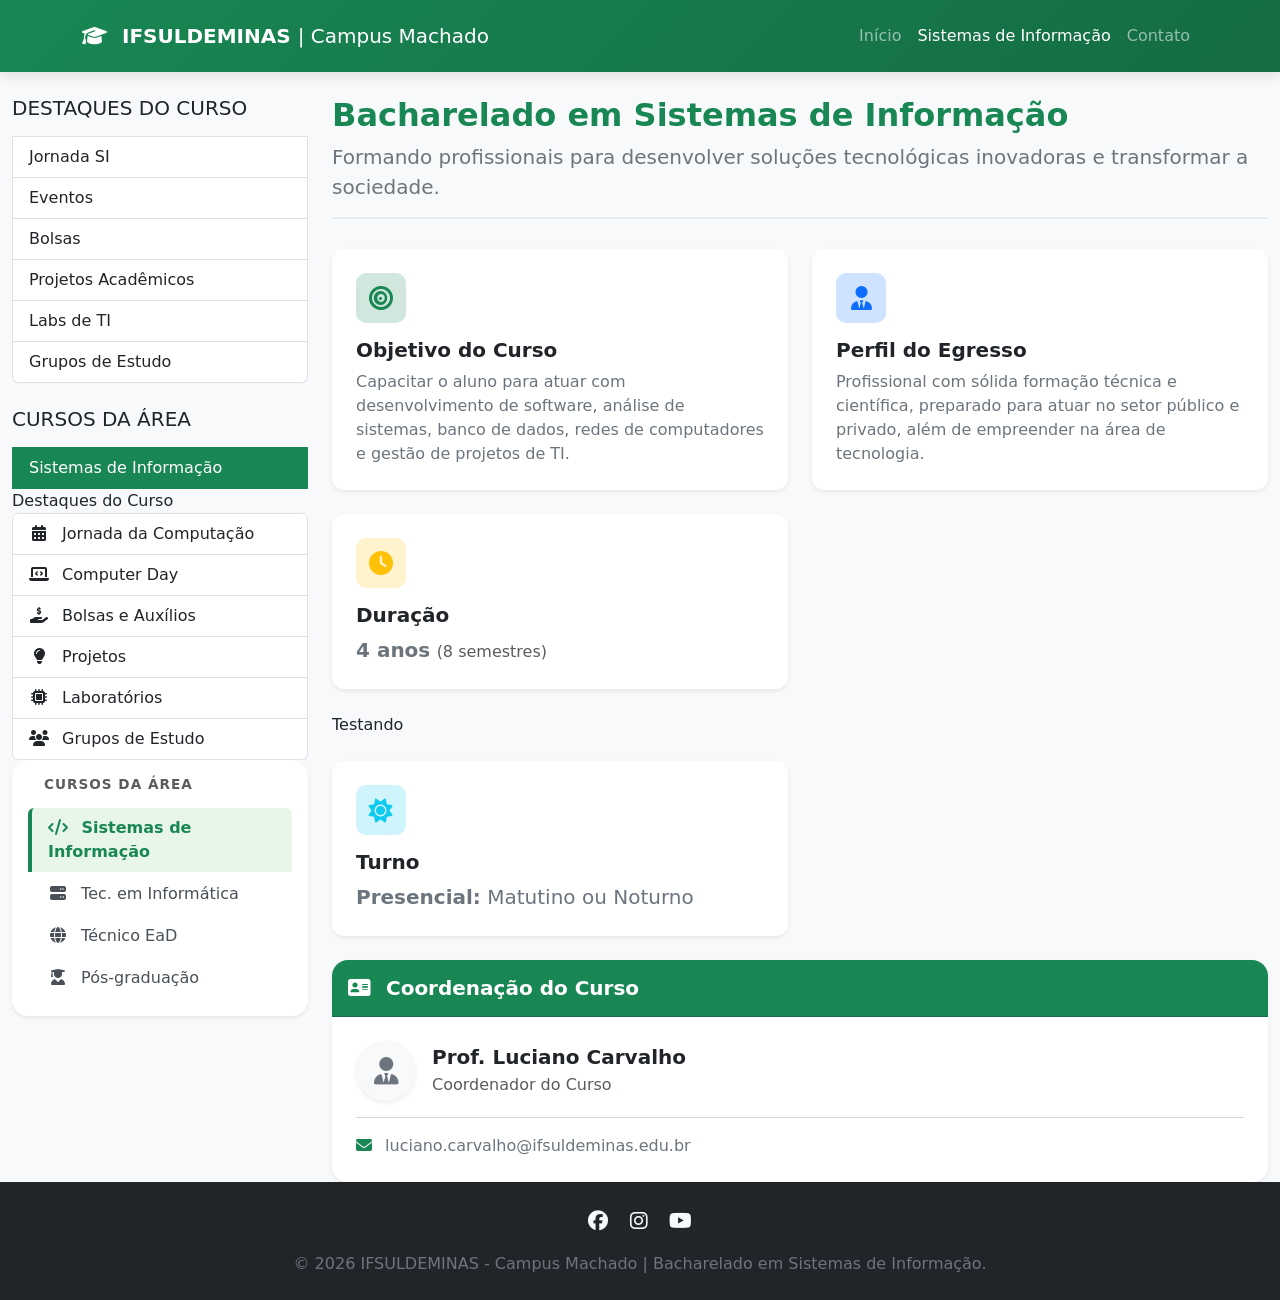
<file: index.html>
<!doctype html>
<html lang="pt-br">
  <head>
    <meta charset="UTF-8" />
    <meta name="viewport" content="width=device-width, initial-scale=1" />
    <title>Sistemas de Informação - IFSULDEMINAS | Campus Machado</title>

    <link
      href="https://cdn.jsdelivr.net/npm/bootstrap@5.3.0/dist/css/bootstrap.min.css"
      rel="stylesheet"
    />
    <link
      rel="stylesheet"
      href="https://cdnjs.cloudflare.com/ajax/libs/font-awesome/6.4.0/css/all.min.css"
    />

    <style>
      /* Estilizações customizadas para um visual premium */
      body {
        background-color: #f8f9fa;
      }

      .navbar-custom {
        background: linear-gradient(135deg, #198754 0%, #146c43 100%);
        box-shadow: 0 4px 12px rgba(0, 0, 0, 0.1);
      }

      /* Efeitos de Hover no Menu Lateral */
      .sidebar-menu .list-group-item {
        border: none;
        border-left: 4px solid transparent;
        margin-bottom: 2px;
        transition: all 0.3s ease;
        background-color: transparent;
        font-weight: 500;
        color: #495057;
      }
      .sidebar-menu .list-group-item:hover {
        background-color: #e9ecef;
        border-left-color: #198754;
        color: #198754;
      }
      .sidebar-menu .list-group-item.active {
        background-color: #e8f5e9;
        border-left-color: #198754;
        color: #198754;
        font-weight: 600;
      }

      /* Estilização dos Cards de Informação */
      .info-card {
        border: none;
        border-radius: 12px;
        transition:
          transform 0.3s ease,
          box-shadow 0.3s ease;
        background-color: #ffffff;
      }
      .info-card:hover {
        transform: translateY(-5px);
        box-shadow: 0 10px 20px rgba(0, 0, 0, 0.1) !important;
      }

      /* Cabeçalho de seção */
      .section-header {
        border-bottom: 2px solid #e9ecef;
        padding-bottom: 15px;
        margin-bottom: 30px;
      }

      /* Ícones dos Cards */
      .card-icon {
        width: 50px;
        height: 50px;
        display: flex;
        align-items: center;
        justify-content: center;
        border-radius: 10px;
        font-size: 1.5rem;
        margin-bottom: 15px;
      }
    </style>
  </head>
  <body>
    <nav
      class="navbar navbar-expand-lg navbar-dark navbar-custom py-3 sticky-top"
    >
      <div class="container">
        <a class="navbar-brand fw-bold" href="#">
          <i class="fas fa-graduation-cap me-2"></i> IFSULDEMINAS
          <span class="fw-light">| Campus Machado</span>
        </a>
        <button
          class="navbar-toggler"
          type="button"
          data-bs-toggle="collapse"
          data-bs-target="#navbarNav"
        >
          <span class="navbar-toggler-icon"></span>
        </button>
        <div class="collapse navbar-collapse" id="navbarNav">
          <ul class="navbar-nav ms-auto">
            <li class="nav-item"><a class="nav-link" href="#">Início</a></li>
            <li class="nav-item">
              <a class="nav-link active" href="#">Sistemas de Informação</a>
            </li>
            <li class="nav-item"><a class="nav-link" href="#">Contato</a></li>
          </ul>
        </div>
      </div>
    </nav>


  <!-- Layout principal -->
  <div class="container-fluid mt-4">
    <div class="row">
      
      <!-- Menu lateral -->
      <aside class="col-md-3">
        <div class="list-group mb-4">
          <h5 class="mb-3">DESTAQUES DO CURSO</h5>
          <a href="pages/jornada-computacao.html" class="list-group-item list-group-item-action">Jornada SI</a>
          <a href="pages/computerday.html" class="list-group-item list-group-item-action">Eventos</a>
          <a href="pages/pagina_bolsas.html" class="list-group-item list-group-item-action">Bolsas</a>
          <a href="pages/projetos.html" class="list-group-item list-group-item-action">Projetos Acadêmicos</a>
          <a href="pages/laboratory.html" class="list-group-item list-group-item-action">Labs de TI</a>
          <a href="pages/grupos-de-estudo.html" class="list-group-item list-group-item-action">Grupos de Estudo</a>
        </div>


          <div class="list-group">
            <h5 class="mb-3">CURSOS DA ÁREA</h5>
            <a
              href="#"
              class="list-group-item list-group-item-action active bg-success border-success"
              >Sistemas de Informação</a
            >
              Destaques do Curso
            </h6>
            <div class="list-group">
              <a
                href="pages.html"
                class="list-group-item list-group-item-action"
                ><i class="fas fa-calendar-alt fa-fw me-2"></i> Jornada da
                Computação</a
              >
              <a
                href="pages/computerday.html"
                class="list-group-item list-group-item-action"
                ><i class="fas fa-laptop-code fa-fw me-2"></i> Computer Day</a
              >
              <a
                href="pages/pagina_bolsas.html"
                class="list-group-item list-group-item-action"
                ><i class="fas fa-hand-holding-usd fa-fw me-2"></i> Bolsas e
                Auxílios</a
              >
              <a
                href="pages/projetos.html"
                class="list-group-item list-group-item-action"
                ><i class="fas fa-lightbulb fa-fw me-2"></i> Projetos</a
              >
              <a
                href="pages/laboratory.html"
                class="list-group-item list-group-item-action"
                ><i class="fas fa-microchip fa-fw me-2"></i> Laboratórios</a
              >
              <a
                href="pages/grupos-de-estudo.html"
                class="list-group-item list-group-item-action"
                ><i class="fas fa-users fa-fw me-2"></i> Grupos de Estudo</a
              >
            </div>
          </div>

          <div class="bg-white p-3 rounded-4 shadow-sm sidebar-menu">
            <h6
              class="text-uppercase text-muted fw-bold mb-3 ms-3"
              style="font-size: 0.85rem; letter-spacing: 1px"
            >
              Cursos da Área
            </h6>
            <div class="list-group">
              <a href="#" class="list-group-item list-group-item-action active"
                ><i class="fas fa-code fa-fw me-2"></i> Sistemas de
                Informação</a
              >
              <a href="#" class="list-group-item list-group-item-action"
                ><i class="fas fa-server fa-fw me-2"></i> Tec. em Informática</a
              >
              <a href="#" class="list-group-item list-group-item-action"
                ><i class="fas fa-globe fa-fw me-2"></i> Técnico EaD</a
              >
              <a href="#" class="list-group-item list-group-item-action"
                ><i class="fas fa-user-graduate fa-fw me-2"></i>
                Pós-graduação</a
              >
            </div>
          </div>
        </aside>

        <main class="col-lg-9 col-md-8">
          <div class="section-header">
            <h2 class="text-success fw-bold mb-2">
              Bacharelado em Sistemas de Informação
            </h2>
            <p class="text-secondary fs-5 mb-0">
              Formando profissionais para desenvolver soluções tecnológicas
              inovadoras e transformar a sociedade.
            </p>
          </div>

          <div class="row g-4 mb-4">
            <div class="col-xl-6 col-lg-6">
              <div class="card h-100 shadow-sm info-card p-2">
                <div class="card-body">
                  <div class="card-icon bg-success-subtle text-success">
                    <i class="fas fa-bullseye"></i>
                  </div>
                  <h5 class="card-title fw-bold">Objetivo do Curso</h5>
                  <p class="card-text text-secondary">
                    Capacitar o aluno para atuar com desenvolvimento de
                    software, análise de sistemas, banco de dados, redes de
                    computadores e gestão de projetos de TI.
                  </p>
                </div>
              </div>
            </div>

            <div class="col-xl-6 col-lg-6">
              <div class="card h-100 shadow-sm info-card p-2">
                <div class="card-body">
                  <div class="card-icon bg-primary-subtle text-primary">
                    <i class="fas fa-user-tie"></i>
                  </div>
                  <h5 class="card-title fw-bold">Perfil do Egresso</h5>
                  <p class="card-text text-secondary">
                    Profissional com sólida formação técnica e científica,
                    preparado para atuar no setor público e privado, além de
                    empreender na área de tecnologia.
                  </p>
                </div>
              </div>
            </div>

            <div class="col-xl-6 col-lg-6">
              <div class="card h-100 shadow-sm info-card p-2">
                <div class="card-body">
                  <div class="card-icon bg-warning-subtle text-warning">
                    <i class="fas fa-clock"></i>
                  </div>
                  <h5 class="card-title fw-bold">Duração</h5>
                  <p class="card-text text-secondary fs-5">
                    <strong>4 anos</strong>
                    <span class="text-muted fs-6">(8 semestres)</span>
                  </p>
                </div>
              </div>
            </div>
            <div>Testando</div>
            <div class="col-xl-6 col-lg-6">
              <div class="card h-100 shadow-sm info-card p-2">
                <div class="card-body">
                  <div class="card-icon bg-info-subtle text-info">
                    <i class="fas fa-sun"></i>
                  </div>
                  <h5 class="card-title fw-bold">Turno</h5>
                  <p class="card-text text-secondary fs-5">
                    <strong>Presencial:</strong> Matutino ou Noturno
                  </p>
                </div>
              </div>
            </div>
          </div>

          <div class="card shadow-sm border-0 rounded-4 overflow-hidden mt-4">
            <div class="card-header bg-success text-white py-3">
              <h5 class="mb-0 fw-bold">
                <i class="fas fa-address-card me-2"></i> Coordenação do Curso
              </h5>
            </div>
            <div class="card-body bg-white p-4">
              <div class="d-flex align-items-center mb-3">
                <div
                  class="bg-light rounded-circle d-flex align-items-center justify-content-center me-3 shadow-sm"
                  style="width: 60px; height: 60px"
                >
                  <i class="fas fa-user-tie fs-3 text-secondary"></i>
                </div>
                <div>
                  <h5 class="mb-1 fw-bold">Prof. Luciano Carvalho</h5>
                  <p class="text-muted mb-0">Coordenador do Curso</p>
                </div>
              </div>
              <hr class="text-muted" />
              <p class="mb-0">
                <i class="fas fa-envelope text-success me-2"></i>
                <a
                  href="mailto:luciano.carvalho@ifsuldeminas.edu.br"
                  class="text-decoration-none text-secondary hover-success"
                  >luciano.carvalho@ifsuldeminas.edu.br</a
                >
              </p>
            </div>
          </div>
        </main>
      </div>
    </div>

    <footer class="bg-dark text-light py-4 mt-auto">
      <div class="container text-center">
        <div class="mb-3">
          <a href="#" class="text-light me-3 fs-5"
            ><i class="fab fa-facebook"></i
          ></a>
          <a href="#" class="text-light me-3 fs-5"
            ><i class="fab fa-instagram"></i
          ></a>
          <a href="#" class="text-light fs-5"><i class="fab fa-youtube"></i></a>
        </div>
        <p class="mb-0 text-secondary">
          &copy; 2026 IFSULDEMINAS - Campus Machado | Bacharelado em Sistemas de
          Informação.
        </p>
      </div>
    </footer>

    <script src="https://cdn.jsdelivr.net/npm/bootstrap@5.3.0/dist/js/bootstrap.bundle.min.js"></script>
  </body>
</html>
</file>
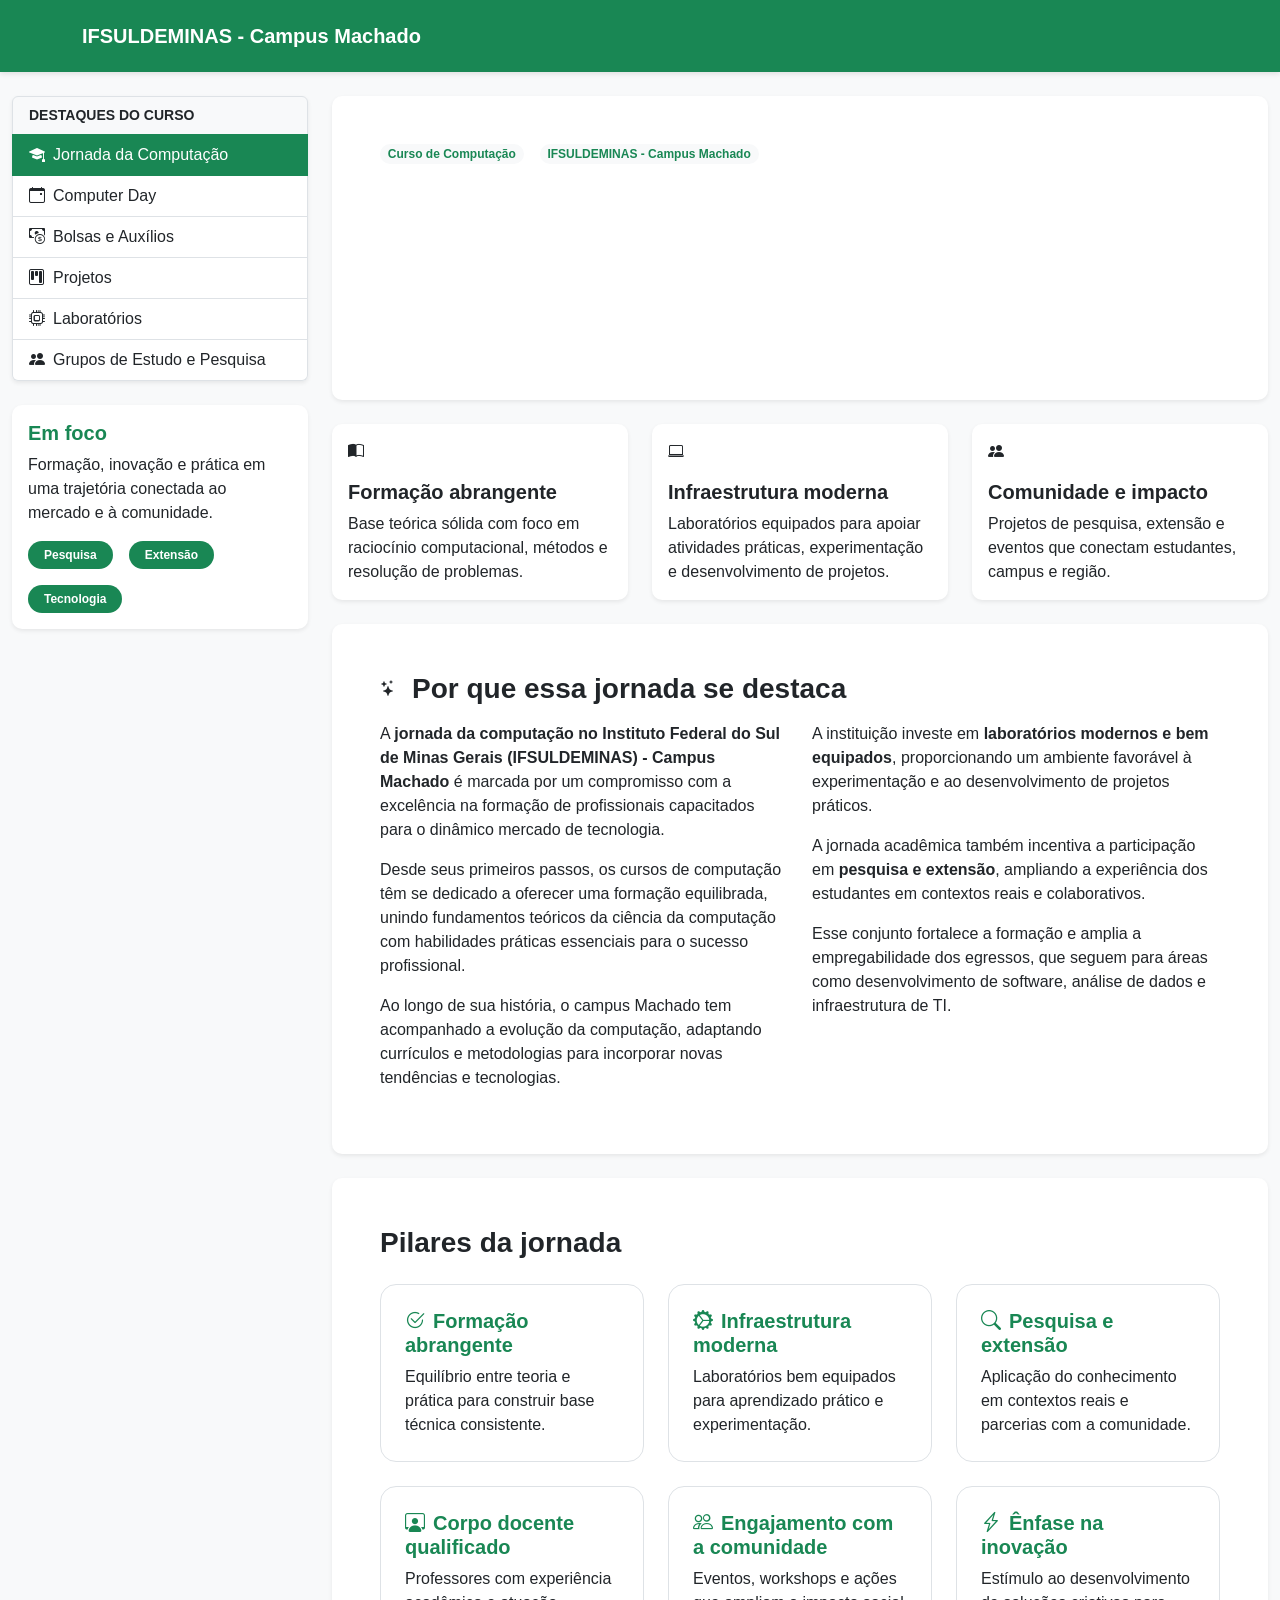
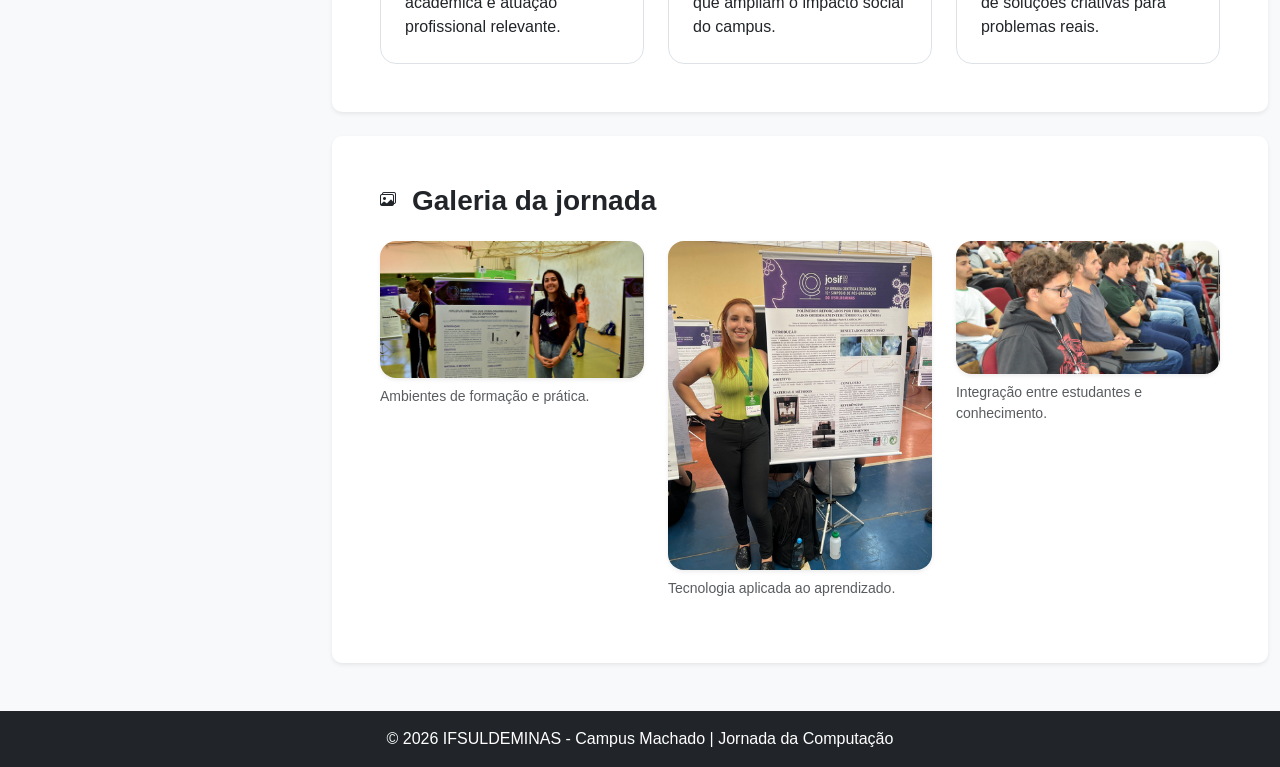
<file: jornada-computacao.html>
<!DOCTYPE html>
<html lang="pt-br">
    <head>
        <meta charset="UTF-8" />
        <meta name="viewport" content="width=device-width, initial-scale=1" />
        <title>Jornada da Computação - IFSULDEMINAS</title>
        <link href="https://cdn.jsdelivr.net/npm/bootstrap@5.3.0/dist/css/bootstrap.min.css" rel="stylesheet" />
        <link href="https://cdn.jsdelivr.net/npm/bootstrap-icons@1.11.3/font/bootstrap-icons.min.css" rel="stylesheet" />
        <link rel="stylesheet" href="styles.css" />
    </head>
    <body>
        <nav class="navbar navbar-expand-lg navbar-dark bg-success">
            <div class="container">
                <a class="navbar-brand fw-semibold" href="index.html">IFSULDEMINAS - Campus Machado</a>
            </div>
        </nav>

        <div class="container-fluid py-4 jornada-layout">
            <div class="row g-4">
                <aside class="col-lg-3">
                    <div class="list-group shadow-sm mb-4">
                        <div class="list-group-item bg-light fw-bold text-uppercase small">Destaques do curso</div>
                        <a href="jornada-computacao.html" class="list-group-item list-group-item-action active bg-success border-success">
                            <i class="bi bi-mortarboard-fill me-2"></i>Jornada da Computação
                        </a>
                        <a href="computerday.html" class="list-group-item list-group-item-action">
                            <i class="bi bi-calendar-event me-2"></i>Computer Day
                        </a>
                        <a href="pagina_bolsas.html" class="list-group-item list-group-item-action">
                            <i class="bi bi-cash-coin me-2"></i>Bolsas e Auxílios
                        </a>
                        <a href="projetos.html" class="list-group-item list-group-item-action">
                            <i class="bi bi-kanban me-2"></i>Projetos
                        </a>
                        <a href="laboratory.html" class="list-group-item list-group-item-action">
                            <i class="bi bi-cpu me-2"></i>Laboratórios
                        </a>
                        <a href="grupos-de-estudo.html" class="list-group-item list-group-item-action">
                            <i class="bi bi-people-fill me-2"></i>Grupos de Estudo e Pesquisa
                        </a>
                    </div>

                    <div class="card shadow-sm border-0 jornada-sidebar-card">
                        <div class="card-body">
                            <h5 class="card-title text-success fw-bold">Em foco</h5>
                            <p class="card-text mb-3">Formação, inovação e prática em uma trajetória conectada ao mercado e à comunidade.</p>
                            <div class="d-flex align-items-center gap-3 flex-wrap">
                                <div class="badge rounded-pill text-bg-success px-3 py-2">Pesquisa</div>
                                <div class="badge rounded-pill text-bg-success px-3 py-2">Extensão</div>
                                <div class="badge rounded-pill text-bg-success px-3 py-2">Tecnologia</div>
                            </div>
                        </div>
                    </div>
                </aside>

                <main class="col-lg-9">
                    <section class="card border-0 shadow-sm jornada-hero mb-4">
                        <div class="card-body p-4 p-md-5 text-white">
                            <div class="d-flex flex-wrap align-items-center gap-3 mb-3">
                                <span class="badge rounded-pill bg-light text-success fw-semibold">Curso de Computação</span>
                                <span class="badge rounded-pill bg-light text-success fw-semibold">IFSULDEMINAS - Campus Machado</span>
                            </div>
                            <h1 class="display-6 fw-bold mb-3">A Jornada da Computação no IFSULDEMINAS - Campus Machado</h1>
                            <p class="lead mb-0 jornada-lead">Uma formação que combina teoria, prática e conexão com a comunidade para preparar profissionais capazes de transformar tecnologia em soluções reais.</p>
                        </div>
                    </section>

                    <section class="row g-4 mb-4">
                        <div class="col-md-4">
                            <div class="card h-100 border-0 shadow-sm jornada-card">
                                <div class="card-body">
                                    <div class="jornada-icon mb-3"><i class="bi bi-book-half"></i></div>
                                    <h5 class="card-title fw-bold">Formação abrangente</h5>
                                    <p class="card-text mb-0">Base teórica sólida com foco em raciocínio computacional, métodos e resolução de problemas.</p>
                                </div>
                            </div>
                        </div>
                        <div class="col-md-4">
                            <div class="card h-100 border-0 shadow-sm jornada-card">
                                <div class="card-body">
                                    <div class="jornada-icon mb-3"><i class="bi bi-laptop"></i></div>
                                    <h5 class="card-title fw-bold">Infraestrutura moderna</h5>
                                    <p class="card-text mb-0">Laboratórios equipados para apoiar atividades práticas, experimentação e desenvolvimento de projetos.</p>
                                </div>
                            </div>
                        </div>
                        <div class="col-md-4">
                            <div class="card h-100 border-0 shadow-sm jornada-card">
                                <div class="card-body">
                                    <div class="jornada-icon mb-3"><i class="bi bi-people-fill"></i></div>
                                    <h5 class="card-title fw-bold">Comunidade e impacto</h5>
                                    <p class="card-text mb-0">Projetos de pesquisa, extensão e eventos que conectam estudantes, campus e região.</p>
                                </div>
                            </div>
                        </div>
                    </section>

                    <section class="card border-0 shadow-sm mb-4">
                        <div class="card-body p-4 p-md-5">
                            <div class="d-flex align-items-center gap-3 mb-3">
                                <div class="jornada-icon jornada-icon-sm"><i class="bi bi-stars"></i></div>
                                <h2 class="h3 mb-0 fw-bold">Por que essa jornada se destaca</h2>
                            </div>
                            <div class="row g-4">
                                <div class="col-md-6">
                                    <p>A <strong>jornada da computação no Instituto Federal do Sul de Minas Gerais (IFSULDEMINAS) - Campus Machado</strong> é marcada por um compromisso com a excelência na formação de profissionais capacitados para o dinâmico mercado de tecnologia.</p>
                                    <p>Desde seus primeiros passos, os cursos de computação têm se dedicado a oferecer uma formação equilibrada, unindo fundamentos teóricos da ciência da computação com habilidades práticas essenciais para o sucesso profissional.</p>
                                    <p>Ao longo de sua história, o campus Machado tem acompanhado a evolução da computação, adaptando currículos e metodologias para incorporar novas tendências e tecnologias.</p>
                                </div>
                                <div class="col-md-6">
                                    <p>A instituição investe em <strong>laboratórios modernos e bem equipados</strong>, proporcionando um ambiente favorável à experimentação e ao desenvolvimento de projetos práticos.</p>
                                    <p>A jornada acadêmica também incentiva a participação em <strong>pesquisa e extensão</strong>, ampliando a experiência dos estudantes em contextos reais e colaborativos.</p>
                                    <p>Esse conjunto fortalece a formação e amplia a empregabilidade dos egressos, que seguem para áreas como desenvolvimento de software, análise de dados e infraestrutura de TI.</p>
                                </div>
                            </div>
                        </div>
                    </section>

                    <section class="card border-0 shadow-sm mb-4">
                        <div class="card-body p-4 p-md-5">
                            <h2 class="h3 fw-bold mb-4">Pilares da jornada</h2>
                            <div class="row g-4">
                                <div class="col-md-6 col-xl-4">
                                    <div class="border rounded-4 p-4 h-100 jornada-pillar">
                                        <h5 class="fw-bold text-success"><i class="bi bi-check2-circle me-2"></i>Formação abrangente</h5>
                                        <p class="mb-0">Equilíbrio entre teoria e prática para construir base técnica consistente.</p>
                                    </div>
                                </div>
                                <div class="col-md-6 col-xl-4">
                                    <div class="border rounded-4 p-4 h-100 jornada-pillar">
                                        <h5 class="fw-bold text-success"><i class="bi bi-gear-wide-connected me-2"></i>Infraestrutura moderna</h5>
                                        <p class="mb-0">Laboratórios bem equipados para aprendizado prático e experimentação.</p>
                                    </div>
                                </div>
                                <div class="col-md-6 col-xl-4">
                                    <div class="border rounded-4 p-4 h-100 jornada-pillar">
                                        <h5 class="fw-bold text-success"><i class="bi bi-search me-2"></i>Pesquisa e extensão</h5>
                                        <p class="mb-0">Aplicação do conhecimento em contextos reais e parcerias com a comunidade.</p>
                                    </div>
                                </div>
                                <div class="col-md-6 col-xl-4">
                                    <div class="border rounded-4 p-4 h-100 jornada-pillar">
                                        <h5 class="fw-bold text-success"><i class="bi bi-person-workspace me-2"></i>Corpo docente qualificado</h5>
                                        <p class="mb-0">Professores com experiência acadêmica e atuação profissional relevante.</p>
                                    </div>
                                </div>
                                <div class="col-md-6 col-xl-4">
                                    <div class="border rounded-4 p-4 h-100 jornada-pillar">
                                        <h5 class="fw-bold text-success"><i class="bi bi-people me-2"></i>Engajamento com a comunidade</h5>
                                        <p class="mb-0">Eventos, workshops e ações que ampliam o impacto social do campus.</p>
                                    </div>
                                </div>
                                <div class="col-md-6 col-xl-4">
                                    <div class="border rounded-4 p-4 h-100 jornada-pillar">
                                        <h5 class="fw-bold text-success"><i class="bi bi-lightning-charge me-2"></i>Ênfase na inovação</h5>
                                        <p class="mb-0">Estímulo ao desenvolvimento de soluções criativas para problemas reais.</p>
                                    </div>
                                </div>
                            </div>
                        </div>
                    </section>

                    <section class="card border-0 shadow-sm">
                        <div class="card-body p-4 p-md-5">
                            <div class="d-flex align-items-center gap-3 mb-4">
                                <div class="jornada-icon jornada-icon-sm"><i class="bi bi-images"></i></div>
                                <h2 class="h3 mb-0 fw-bold">Galeria da jornada</h2>
                            </div>
                            <div class="row g-4">
                                <div class="col-md-4">
                                    <figure class="jornada-figure h-100">
                                        <img class="img-fluid rounded-4 shadow-sm jornada-gallery-img" src="1.png" alt="Imagem da jornada da computação 1" />
                                        <figcaption class="mt-2 text-muted small">Ambientes de formação e prática.</figcaption>
                                    </figure>
                                </div>
                                <div class="col-md-4">
                                    <figure class="jornada-figure h-100">
                                        <img class="img-fluid rounded-4 shadow-sm jornada-gallery-img" src="2.png" alt="Imagem da jornada da computação 2" />
                                        <figcaption class="mt-2 text-muted small">Tecnologia aplicada ao aprendizado.</figcaption>
                                    </figure>
                                </div>
                                <div class="col-md-4">
                                    <figure class="jornada-figure h-100">
                                        <img class="img-fluid rounded-4 shadow-sm jornada-gallery-img" src="3.png" alt="Imagem da jornada da computação 3" />
                                        <figcaption class="mt-2 text-muted small">Integração entre estudantes e conhecimento.</figcaption>
                                    </figure>
                                </div>
                            </div>
                        </div>
                    </section>
                </main>
            </div>
        </div>

        <footer class="bg-dark text-white text-center py-3 mt-4">
            <p class="mb-0">&copy; 2026 IFSULDEMINAS - Campus Machado | Jornada da Computação</p>
        </footer>
    </body>
</html>
</file>
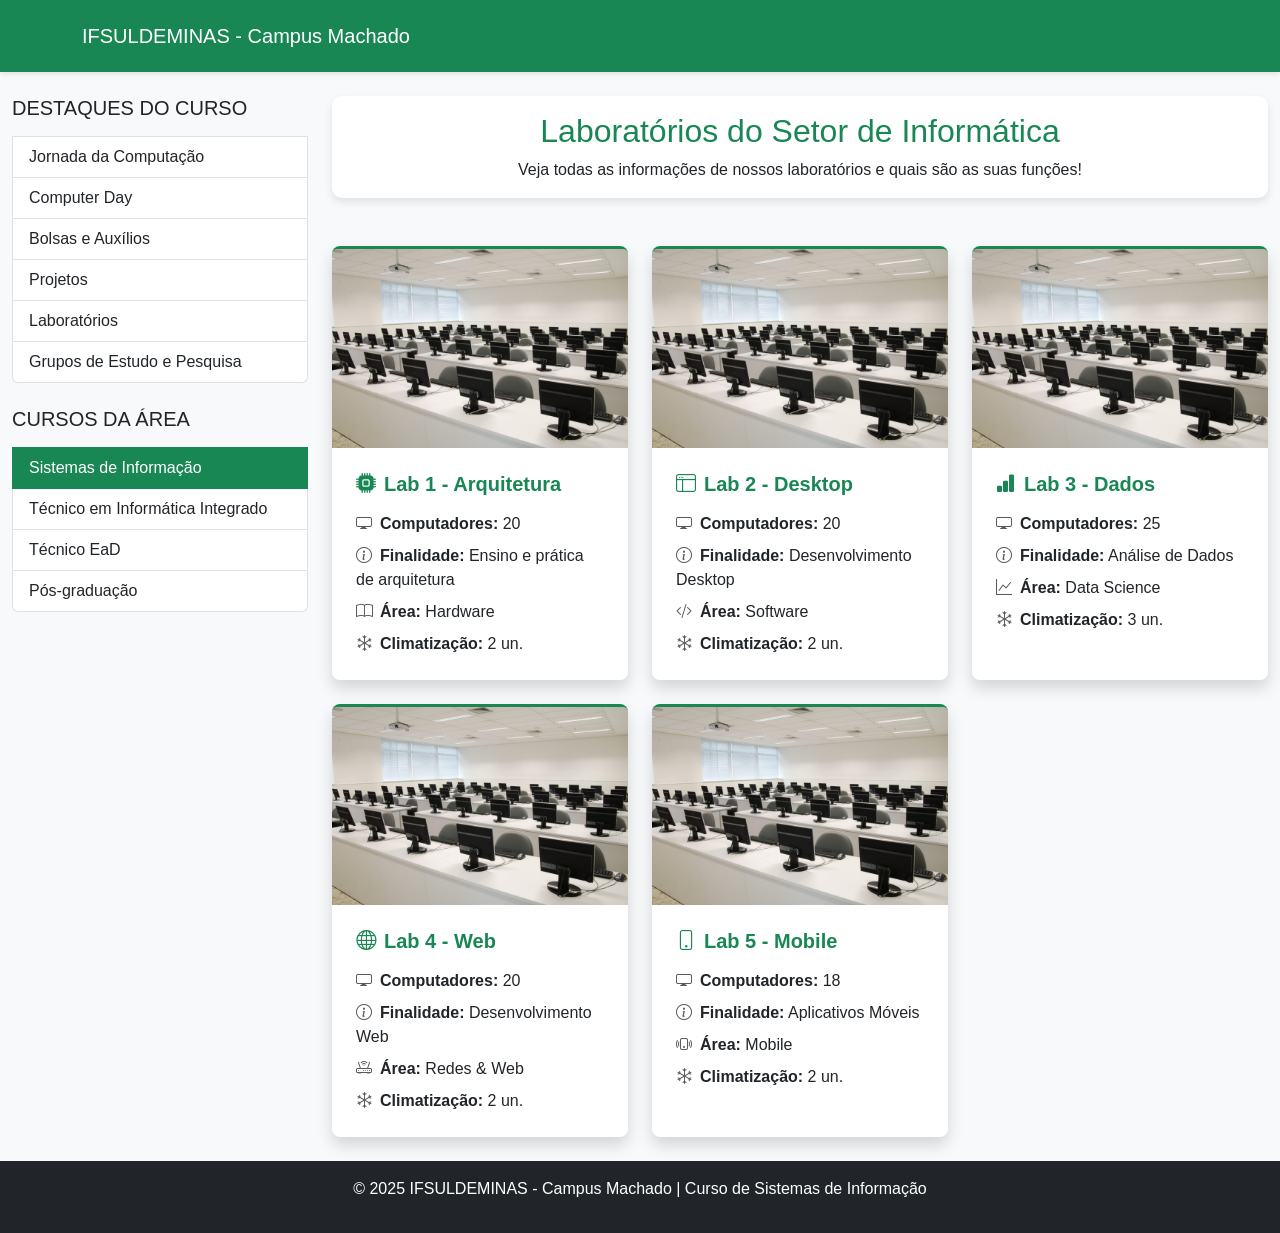
<file: laboratory.html>
<!DOCTYPE html>
<html lang="pt-br">
  <head>
    <meta charset="UTF-8" />
    <meta name="viewport" content="width=device-width, initial-scale=1" />
    <title>Laboratórios - Sistemas de Informação - IFSULDEMINAS</title>
    <link
      href="https://cdn.jsdelivr.net/npm/bootstrap@5.3.0/dist/css/bootstrap.min.css"
      rel="stylesheet"
    />
    <link rel="stylesheet" href="https://cdn.jsdelivr.net/npm/bootstrap-icons@1.11.3/font/bootstrap-icons.min.css">
    <link rel="stylesheet" type="text/css" href="styles.css" />
  </head>
  <body>
    <!-- Navbar principal -->
    <nav class="navbar navbar-expand-lg navbar-dark bg-success">
      <div class="container">
        <a class="navbar-brand" href="#">IFSULDEMINAS - Campus Machado</a>
        <button
          class="navbar-toggler"
          type="button"
          data-bs-toggle="collapse"
          data-bs-target="#navbarNav"
        >
          <span class="navbar-toggler-icon"></span>
        </button>
      </div>
    </nav>

    <!-- Layout principal -->
    <div class="container-fluid mt-4">
      <div class="row">
        <!-- Menu lateral -->
        <aside class="col-md-3">
          <div class="list-group mb-4">
            <h5 class="mb-3">DESTAQUES DO CURSO</h5>
            <a href="#" class="list-group-item list-group-item-action"
              >Jornada da Computação</a
            >
            <a href="#" class="list-group-item list-group-item-action"
              >Computer Day</a
            >
            <a href="#" class="list-group-item list-group-item-action"
              >Bolsas e Auxílios</a
            >
            <a href="#" class="list-group-item list-group-item-action"
              >Projetos</a
            >
            <a
              href="/laboratory.html"
              class="list-group-item list-group-item-action"
              >Laboratórios</a
            >
            <a href="#" class="list-group-item list-group-item-action"
              >Grupos de Estudo e Pesquisa</a
            >
          </div>

          <div class="list-group">
            <h5 class="mb-3">CURSOS DA ÁREA</h5>
            <a
              href="#"
              class="list-group-item list-group-item-action active bg-success border-success"
              >Sistemas de Informação</a
            >
            <a href="#" class="list-group-item list-group-item-action"
              >Técnico em Informática Integrado</a
            >
            <a href="#" class="list-group-item list-group-item-action"
              >Técnico EaD</a
            >
            <a href="#" class="list-group-item list-group-item-action"
              >Pós-graduação</a
            >
          </div>
        </aside>

        <!-- Conteúdo principal -->
        <main class="col-md-9">
          <div class="card mb-4 text-center">
            <div class="card-body">
              <h2 class="card-title text-center text-success">
                Laboratórios do Setor de Informática
              </h2>
              <p class="card-text">
                Veja todas as informações de nossos laboratórios e quais são as
                suas funções!
              </p>
            </div>
          </div>

          <div class="row row-cols-1 row-cols-md-3 g-4 mt-4">
            <!-- Card 1 -->
            <div class="col">
              <div class="card h-100 shadow border-success border-top border-3 rounded-3">
                <img
                  src="assets/images/lab-image.jpg"
                  class="card-img-top"
                  alt="Laboratório de Informática"
                />
                <div class="card-body p-4">
                  <h5 class="card-title text-success mb-3 fw-bold">
                    <i class="bi bi-cpu-fill me-2"></i>Lab 1 - Arquitetura
                  </h5>
                  <p class="card-text mb-2"><i class="bi bi-display text-muted me-2"></i><strong>Computadores:</strong> 20</p>
                  <p class="card-text mb-2">
                    <i class="bi bi-info-circle text-muted me-2"></i><strong>Finalidade:</strong> Ensino e prática de arquitetura
                  </p>
                  <p class="card-text mb-2">
                    <i class="bi bi-book text-muted me-2"></i><strong>Área:</strong> Hardware
                  </p>
                  <p class="card-text mb-0">
                    <i class="bi bi-snow text-muted me-2"></i><strong>Climatização:</strong> 2 un.
                  </p>
                </div>
              </div>
            </div>

            <!-- Card 2 -->
            <div class="col">
              <div class="card h-100 shadow border-success border-top border-3 rounded-3">
                <img
                  src="assets/images/lab-image.jpg"
                  class="card-img-top"
                  alt="Laboratório de Informática"
                />
                <div class="card-body p-4">
                  <h5 class="card-title text-success mb-3 fw-bold">
                    <i class="bi bi-window-sidebar me-2"></i>Lab 2 - Desktop
                  </h5>
                  <p class="card-text mb-2"><i class="bi bi-display text-muted me-2"></i><strong>Computadores:</strong> 20</p>
                  <p class="card-text mb-2">
                    <i class="bi bi-info-circle text-muted me-2"></i><strong>Finalidade:</strong> Desenvolvimento Desktop
                  </p>
                  <p class="card-text mb-2">
                    <i class="bi bi-code-slash text-muted me-2"></i><strong>Área:</strong> Software
                  </p>
                  <p class="card-text mb-0">
                    <i class="bi bi-snow text-muted me-2"></i><strong>Climatização:</strong> 2 un.
                  </p>
                </div>
              </div>
            </div>

            <!-- Card 3 -->
            <div class="col">
              <div class="card h-100 shadow border-success border-top border-3 rounded-3">
                <img
                  src="assets/images/lab-image.jpg"
                  class="card-img-top"
                  alt="Laboratório de Informática"
                />
                <div class="card-body p-4">
                  <h5 class="card-title text-success mb-3 fw-bold">
                    <i class="bi bi-bar-chart-fill me-2"></i>Lab 3 - Dados
                  </h5>
                  <p class="card-text mb-2"><i class="bi bi-display text-muted me-2"></i><strong>Computadores:</strong> 25</p>
                  <p class="card-text mb-2">
                    <i class="bi bi-info-circle text-muted me-2"></i><strong>Finalidade:</strong> Análise de Dados
                  </p>
                  <p class="card-text mb-2">
                    <i class="bi bi-graph-up text-muted me-2"></i><strong>Área:</strong> Data Science
                  </p>
                  <p class="card-text mb-0">
                    <i class="bi bi-snow text-muted me-2"></i><strong>Climatização:</strong> 3 un.
                  </p>
                </div>
              </div>
            </div>

            <!-- Card 4 -->
            <div class="col">
              <div class="card h-100 shadow border-success border-top border-3 rounded-3">
                <img
                  src="assets/images/lab-image.jpg"
                  class="card-img-top"
                  alt="Laboratório de Informática"
                />
                <div class="card-body p-4">
                  <h5 class="card-title text-success mb-3 fw-bold">
                    <i class="bi bi-globe me-2"></i>Lab 4 - Web
                  </h5>
                  <p class="card-text mb-2"><i class="bi bi-display text-muted me-2"></i><strong>Computadores:</strong> 20</p>
                  <p class="card-text mb-2">
                    <i class="bi bi-info-circle text-muted me-2"></i><strong>Finalidade:</strong> Desenvolvimento Web
                  </p>
                  <p class="card-text mb-2">
                    <i class="bi bi-router text-muted me-2"></i><strong>Área:</strong> Redes & Web
                  </p>
                  <p class="card-text mb-0">
                    <i class="bi bi-snow text-muted me-2"></i><strong>Climatização:</strong> 2 un.
                  </p>
                </div>
              </div>
            </div>

            <!-- Card 5 -->
            <div class="col">
              <div class="card h-100 shadow border-success border-top border-3 rounded-3">
                <img
                  src="assets/images/lab-image.jpg"
                  class="card-img-top"
                  alt="Laboratório de Informática"
                />
                <div class="card-body p-4">
                  <h5 class="card-title text-success mb-3 fw-bold">
                    <i class="bi bi-phone me-2"></i>Lab 5 - Mobile
                  </h5>
                  <p class="card-text mb-2"><i class="bi bi-display text-muted me-2"></i><strong>Computadores:</strong> 18</p>
                  <p class="card-text mb-2">
                    <i class="bi bi-info-circle text-muted me-2"></i><strong>Finalidade:</strong> Aplicativos Móveis
                  </p>
                  <p class="card-text mb-2">
                    <i class="bi bi-phone-vibrate text-muted me-2"></i><strong>Área:</strong> Mobile
                  </p>
                  <p class="card-text mb-0">
                    <i class="bi bi-snow text-muted me-2"></i><strong>Climatização:</strong> 2 un.
                  </p>
                </div>
              </div>
            </div>
          </div>
        </main>
      </div>
    </div>

    <!-- Rodapé -->
    <footer class="bg-dark text-white text-center py-3 mt-4">
      <p>
        &copy; 2025 IFSULDEMINAS - Campus Machado | Curso de Sistemas de
        Informação
      </p>
    </footer>

    <script src="https://cdn.jsdelivr.net/npm/bootstrap@5.3.0/dist/js/bootstrap.bundle.min.js"></script>
  </body>
</html>
</file>
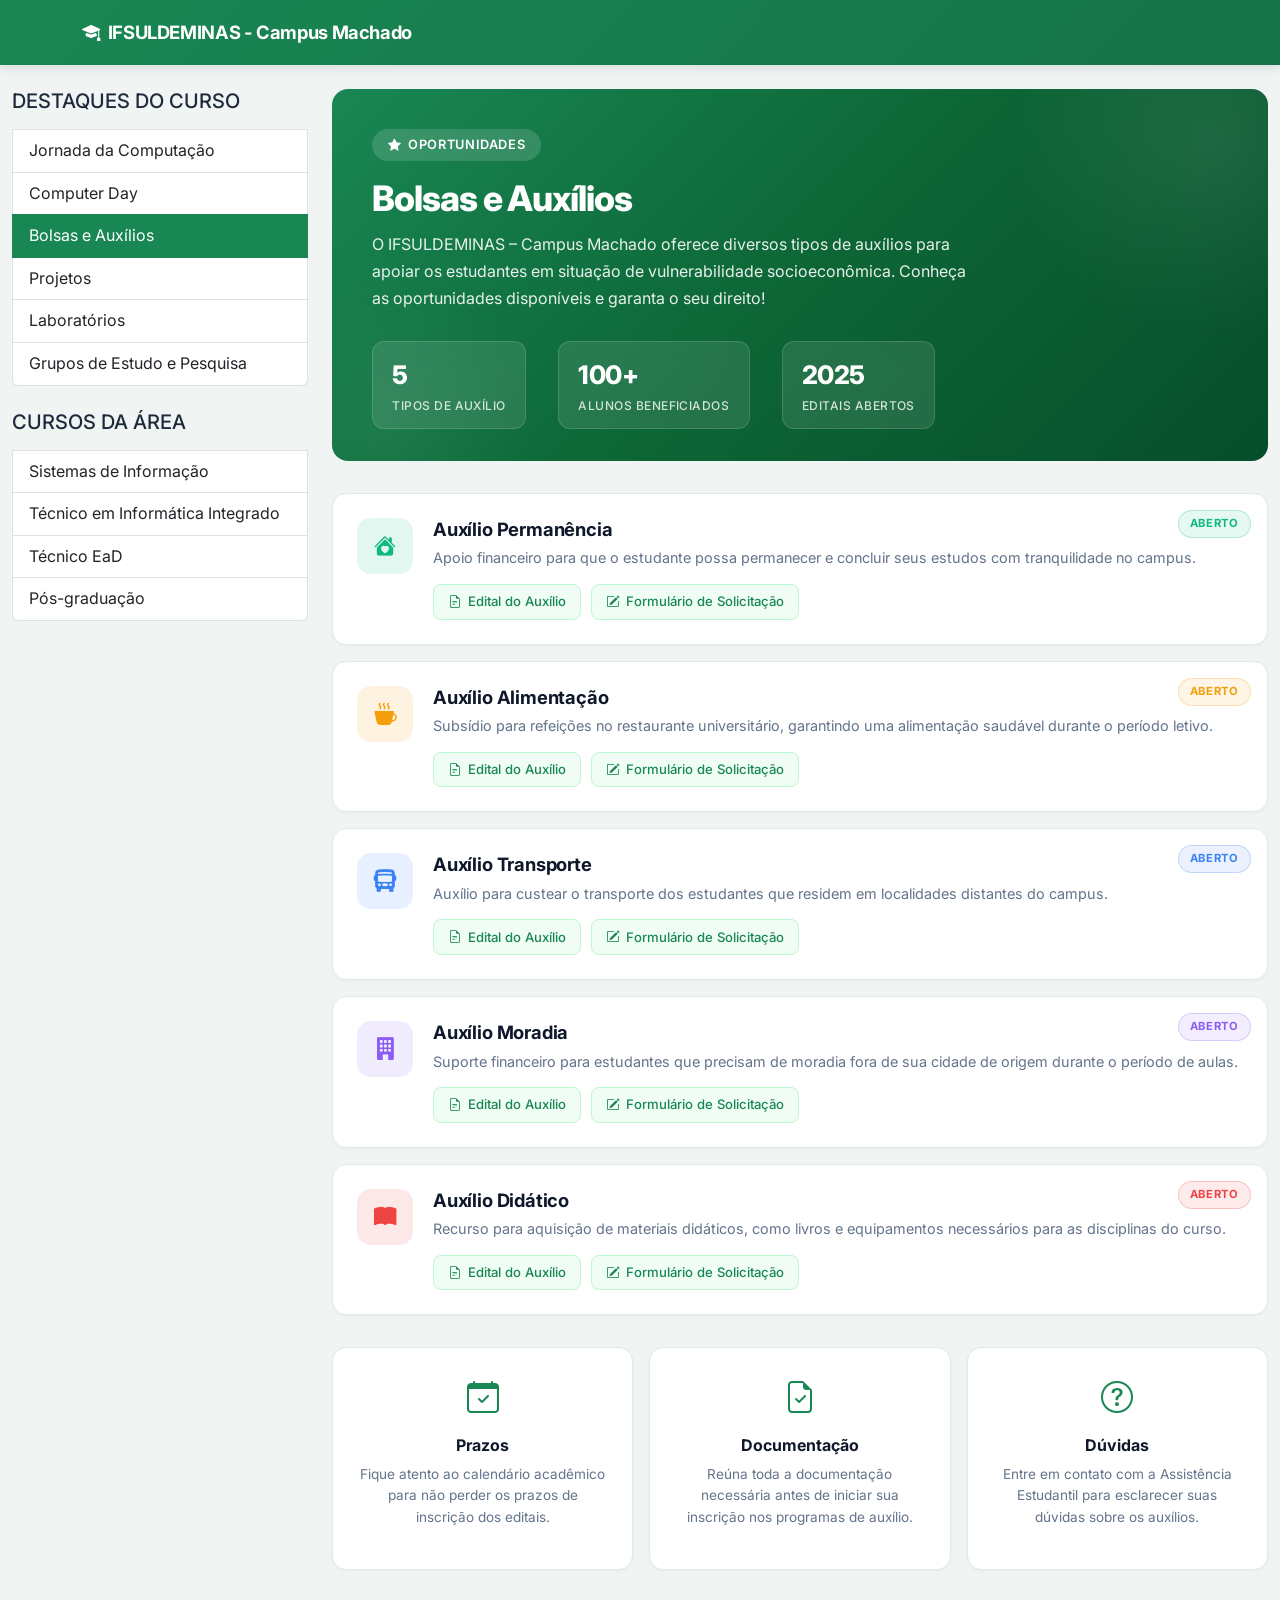
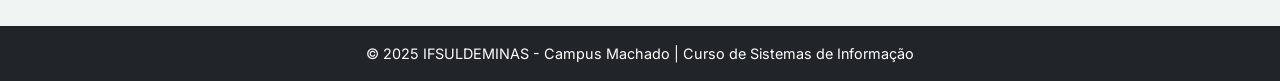
<file: pagina_bolsas.html>
<!DOCTYPE html>
<html lang="pt-br">

<head>
    <meta charset="UTF-8">
    <meta name="viewport" content="width=device-width, initial-scale=1.0">
    <meta name="description"
        content="Bolsas e Auxílios disponíveis para estudantes do IFSULDEMINAS Campus Machado - Sistemas de Informação">
    <title>Bolsas e Auxílios - IFSULDEMINAS</title>
    <link href="https://cdn.jsdelivr.net/npm/bootstrap@5.3.0/dist/css/bootstrap.min.css" rel="stylesheet">
    <link href="https://cdn.jsdelivr.net/npm/bootstrap-icons@1.11.0/font/bootstrap-icons.css" rel="stylesheet">
    <link href="https://fonts.googleapis.com/css2?family=Inter:wght@400;500;600;700;800&display=swap" rel="stylesheet">
    <link rel="stylesheet" href="bolsas.css">
</head>

<body>
    <!-- Navbar -->
    <nav class="navbar navbar-expand-lg navbar-dark bg-success">
        <div class="container">
            <a class="navbar-brand fw-bold" href="index.html">
                <i class="bi bi-mortarboard-fill me-2"></i>IFSULDEMINAS - Campus Machado
            </a>
            <button class="navbar-toggler" type="button" data-bs-toggle="collapse" data-bs-target="#navbarNav">
                <span class="navbar-toggler-icon"></span>
            </button>
        </div>
    </nav>

    <!-- Layout principal -->
    <div class="container-fluid mt-4">
        <div class="row">
            <!-- Menu lateral -->
            <aside class="col-md-3">
                <div class="list-group mb-4">
                    <h5 class="mb-3">DESTAQUES DO CURSO</h5>
                    <a href="jornada-computacao.html" class="list-group-item list-group-item-action">Jornada da
                        Computação</a>
                    <a href="computerday.html" class="list-group-item list-group-item-action">Computer Day</a>
                    <a href="pagina_bolsas.html"
                        class="list-group-item list-group-item-action active bg-success border-success">Bolsas e
                        Auxílios</a>
                    <a href="projetos.html" class="list-group-item list-group-item-action">Projetos</a>
                    <a href="laboratory.html" class="list-group-item list-group-item-action">Laboratórios</a>
                    <a href="grupos-de-estudo.html" class="list-group-item list-group-item-action">Grupos de Estudo e
                        Pesquisa</a>
                </div>
                <div class="list-group">
                    <h5 class="mb-3">CURSOS DA ÁREA</h5>
                    <a href="#" class="list-group-item list-group-item-action">Sistemas de Informação</a>
                    <a href="#" class="list-group-item list-group-item-action">Técnico em Informática Integrado</a>
                    <a href="#" class="list-group-item list-group-item-action">Técnico EaD</a>
                    <a href="#" class="list-group-item list-group-item-action">Pós-graduação</a>
                </div>
            </aside>

            <!-- Conteúdo principal -->
            <main class="col-md-9">
                <!-- Hero Section -->
                <section class="bolsas-hero" id="bolsas-hero">
                    <div class="hero-content">
                        <span class="hero-badge"><i class="bi bi-star-fill"></i> Oportunidades</span>
                        <h1>Bolsas e Auxílios</h1>
                        <p>O IFSULDEMINAS – Campus Machado oferece diversos tipos de auxílios para apoiar os estudantes
                            em situação de vulnerabilidade socioeconômica. Conheça as oportunidades disponíveis e
                            garanta o seu direito!</p>
                    </div>
                    <div class="hero-stats">
                        <div class="stat-item">
                            <span class="stat-number">5</span>
                            <span class="stat-label">Tipos de Auxílio</span>
                        </div>
                        <div class="stat-item">
                            <span class="stat-number">100+</span>
                            <span class="stat-label">Alunos Beneficiados</span>
                        </div>
                        <div class="stat-item">
                            <span class="stat-number">2025</span>
                            <span class="stat-label">Editais Abertos</span>
                        </div>
                    </div>
                </section>

                <!-- Cards de Auxílios -->
                <section class="bolsas-grid" id="bolsas-grid">
                    <!-- Auxílio Permanência -->
                    <div class="bolsa-card" id="card-permanencia">
                        <div class="bolsa-card-icon" style="--accent: #10b981;">
                            <i class="bi bi-house-heart-fill"></i>
                        </div>
                        <div class="bolsa-card-content">
                            <h3>Auxílio Permanência</h3>
                            <p>Apoio financeiro para que o estudante possa permanecer e concluir seus estudos com
                                tranquilidade no campus.</p>
                            <div class="bolsa-card-links">
                                <a href="#" class="bolsa-link" id="link-edital-permanencia">
                                    <i class="bi bi-file-earmark-text"></i> Edital do Auxílio
                                </a>
                                <a href="#" class="bolsa-link" id="link-form-permanencia">
                                    <i class="bi bi-pencil-square"></i> Formulário de Solicitação
                                </a>
                            </div>
                        </div>
                        <span class="bolsa-card-tag" style="--accent: #10b981;">Aberto</span>
                    </div>

                    <!-- Auxílio Alimentação -->
                    <div class="bolsa-card" id="card-alimentacao">
                        <div class="bolsa-card-icon" style="--accent: #f59e0b;">
                            <i class="bi bi-cup-hot-fill"></i>
                        </div>
                        <div class="bolsa-card-content">
                            <h3>Auxílio Alimentação</h3>
                            <p>Subsídio para refeições no restaurante universitário, garantindo uma alimentação saudável
                                durante o período letivo.</p>
                            <div class="bolsa-card-links">
                                <a href="#" class="bolsa-link" id="link-edital-alimentacao">
                                    <i class="bi bi-file-earmark-text"></i> Edital do Auxílio
                                </a>
                                <a href="#" class="bolsa-link" id="link-form-alimentacao">
                                    <i class="bi bi-pencil-square"></i> Formulário de Solicitação
                                </a>
                            </div>
                        </div>
                        <span class="bolsa-card-tag" style="--accent: #f59e0b;">Aberto</span>
                    </div>

                    <!-- Auxílio Transporte -->
                    <div class="bolsa-card" id="card-transporte">
                        <div class="bolsa-card-icon" style="--accent: #3b82f6;">
                            <i class="bi bi-bus-front-fill"></i>
                        </div>
                        <div class="bolsa-card-content">
                            <h3>Auxílio Transporte</h3>
                            <p>Auxílio para custear o transporte dos estudantes que residem em localidades distantes do
                                campus.</p>
                            <div class="bolsa-card-links">
                                <a href="#" class="bolsa-link" id="link-edital-transporte">
                                    <i class="bi bi-file-earmark-text"></i> Edital do Auxílio
                                </a>
                                <a href="#" class="bolsa-link" id="link-form-transporte">
                                    <i class="bi bi-pencil-square"></i> Formulário de Solicitação
                                </a>
                            </div>
                        </div>
                        <span class="bolsa-card-tag" style="--accent: #3b82f6;">Aberto</span>
                    </div>

                    <!-- Auxílio Moradia -->
                    <div class="bolsa-card" id="card-moradia">
                        <div class="bolsa-card-icon" style="--accent: #8b5cf6;">
                            <i class="bi bi-building-fill"></i>
                        </div>
                        <div class="bolsa-card-content">
                            <h3>Auxílio Moradia</h3>
                            <p>Suporte financeiro para estudantes que precisam de moradia fora de sua cidade de origem
                                durante o período de aulas.</p>
                            <div class="bolsa-card-links">
                                <a href="#" class="bolsa-link" id="link-edital-moradia">
                                    <i class="bi bi-file-earmark-text"></i> Edital do Auxílio
                                </a>
                                <a href="#" class="bolsa-link" id="link-form-moradia">
                                    <i class="bi bi-pencil-square"></i> Formulário de Solicitação
                                </a>
                            </div>
                        </div>
                        <span class="bolsa-card-tag" style="--accent: #8b5cf6;">Aberto</span>
                    </div>

                    <!-- Auxílio Didático -->
                    <div class="bolsa-card" id="card-didatico">
                        <div class="bolsa-card-icon" style="--accent: #ef4444;">
                            <i class="bi bi-book-fill"></i>
                        </div>
                        <div class="bolsa-card-content">
                            <h3>Auxílio Didático</h3>
                            <p>Recurso para aquisição de materiais didáticos, como livros e equipamentos necessários
                                para as disciplinas do curso.</p>
                            <div class="bolsa-card-links">
                                <a href="#" class="bolsa-link" id="link-edital-didatico">
                                    <i class="bi bi-file-earmark-text"></i> Edital do Auxílio
                                </a>
                                <a href="#" class="bolsa-link" id="link-form-didatico">
                                    <i class="bi bi-pencil-square"></i> Formulário de Solicitação
                                </a>
                            </div>
                        </div>
                        <span class="bolsa-card-tag" style="--accent: #ef4444;">Aberto</span>
                    </div>
                </section>

                <!-- Seção de Informações -->
                <section class="bolsas-info" id="bolsas-info">
                    <div class="info-card">
                        <i class="bi bi-calendar-check"></i>
                        <h4>Prazos</h4>
                        <p>Fique atento ao calendário acadêmico para não perder os prazos de inscrição dos editais.</p>
                    </div>
                    <div class="info-card">
                        <i class="bi bi-file-earmark-check"></i>
                        <h4>Documentação</h4>
                        <p>Reúna toda a documentação necessária antes de iniciar sua inscrição nos programas de auxílio.
                        </p>
                    </div>
                    <div class="info-card">
                        <i class="bi bi-question-circle"></i>
                        <h4>Dúvidas</h4>
                        <p>Entre em contato com a Assistência Estudantil para esclarecer suas dúvidas sobre os auxílios.
                        </p>
                    </div>
                </section>
            </main>
        </div>
    </div>

    <!-- Footer -->
    <footer class="bg-dark text-white text-center py-3 mt-4">
        <p>&copy; 2025 IFSULDEMINAS - Campus Machado | Curso de Sistemas de Informação</p>
    </footer>

    <script src="https://cdn.jsdelivr.net/npm/bootstrap@5.3.0/dist/js/bootstrap.bundle.min.js"></script>
    <script>
        // Animate cards on scroll
        const observer = new IntersectionObserver((entries) => {
            entries.forEach((entry, index) => {
                if (entry.isIntersecting) {
                    entry.target.style.transitionDelay = `${index * 0.08}s`;
                    entry.target.classList.add('visible');
                }
            });
        }, { threshold: 0.1 });

        document.querySelectorAll('.bolsa-card, .info-card').forEach(card => {
            observer.observe(card);
        });
    </script>
</body>

</html>
</file>
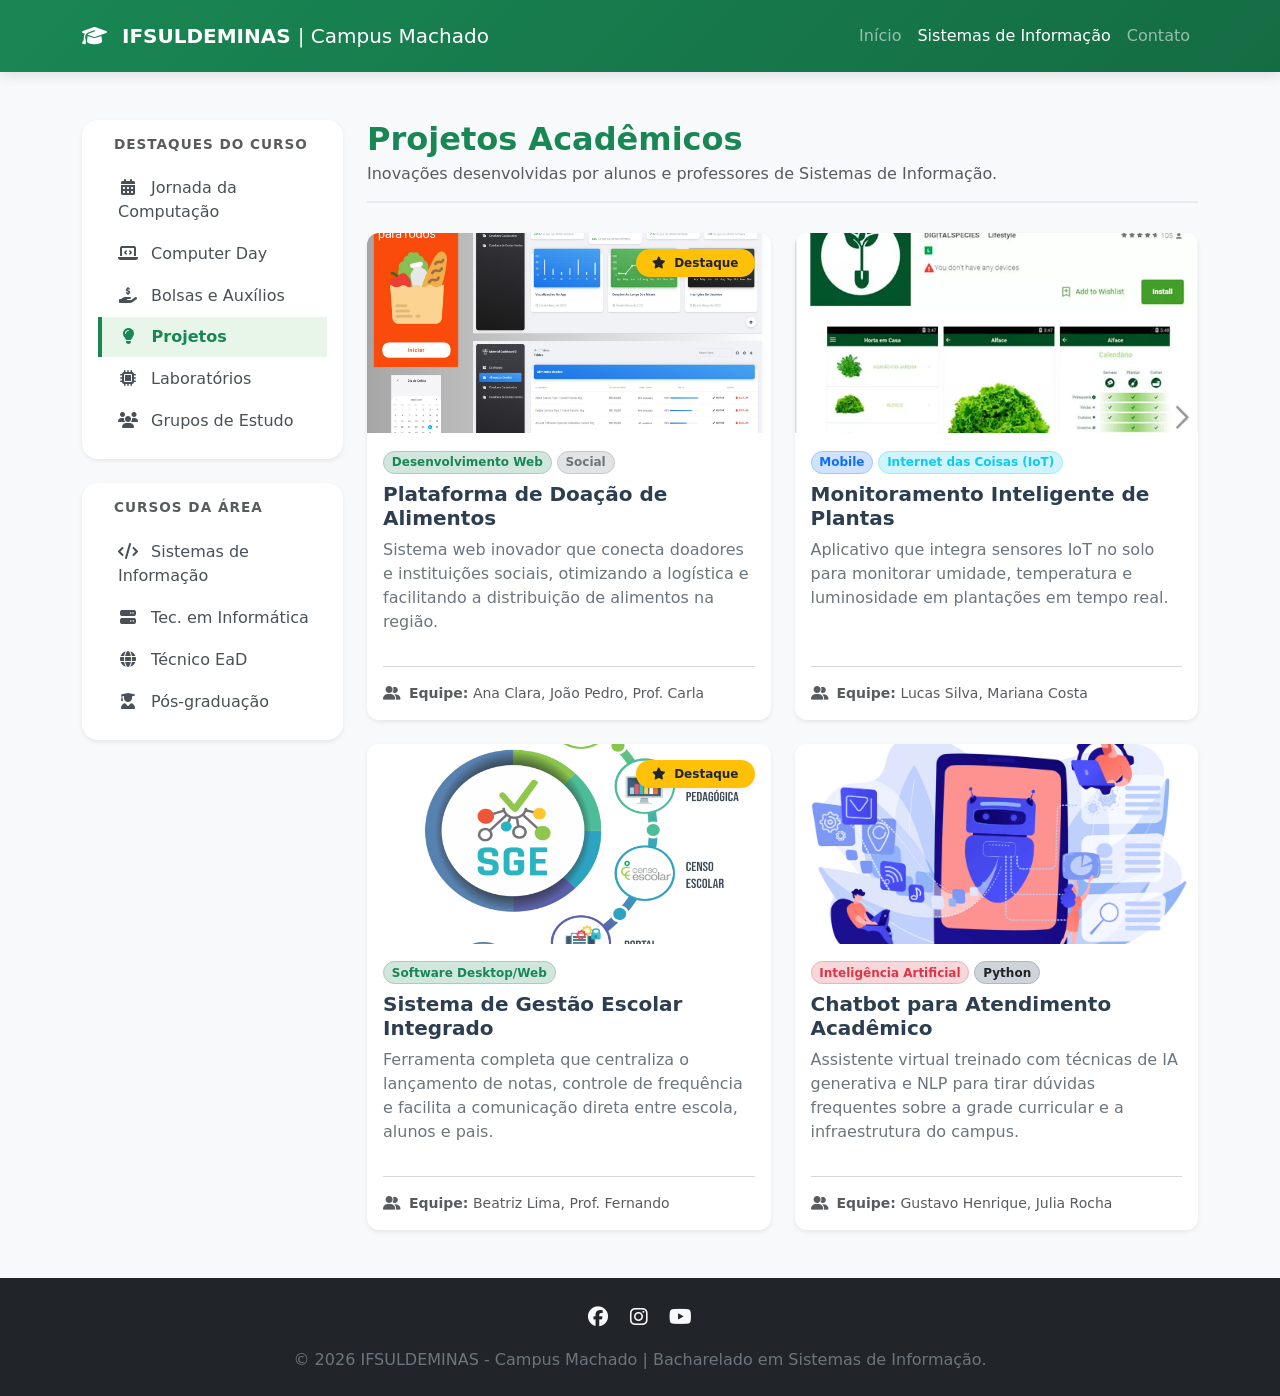
<file: projetos.html>
<!doctype html>
<html lang="pt-br">
  <head>
    <meta charset="UTF-8" />
    <meta name="viewport" content="width=device-width, initial-scale=1" />
    <title>Projetos - Sistemas de Informação | IFSULDEMINAS</title>

    <link
      href="https://cdn.jsdelivr.net/npm/bootstrap@5.3.0/dist/css/bootstrap.min.css"
      rel="stylesheet"
    />
    <link
      rel="stylesheet"
      href="https://cdnjs.cloudflare.com/ajax/libs/font-awesome/6.4.0/css/all.min.css"
    />

    <style>
      body {
        background-color: #f8f9fa;
      }

      .navbar-custom {
        background: linear-gradient(135deg, #198754 0%, #146c43 100%);
        box-shadow: 0 4px 12px rgba(0, 0, 0, 0.1);
      }

      /* Efeitos de Hover no Menu Lateral */
      .sidebar-menu .list-group-item {
        border: none;
        border-left: 4px solid transparent;
        margin-bottom: 2px;
        transition: all 0.3s ease;
        background-color: transparent;
        font-weight: 500;
        color: #495057;
      }
      .sidebar-menu .list-group-item:hover {
        background-color: #e9ecef;
        border-left-color: #198754;
        color: #198754;
      }
      .sidebar-menu .list-group-item.active {
        background-color: #e8f5e9;
        border-left-color: #198754;
        color: #198754;
        font-weight: 600;
      }

      /* Estilização dos Cards de Projetos */
      .project-card {
        border: none;
        border-radius: 12px;
        transition:
          transform 0.3s ease,
          box-shadow 0.3s ease;
        overflow: hidden;
      }
      .project-card:hover {
        transform: translateY(-8px);
        box-shadow: 0 12px 24px rgba(0, 0, 0, 0.15) !important;
      }
      .project-card .card-img-top {
        height: 200px;
        object-fit: cover; /* Garante que as imagens não fiquem esticadas */
      }

      .card-title {
        font-weight: 700;
        color: #2c3e50;
      }

      /* Cabeçalho de seção */
      .section-header {
        border-bottom: 2px solid #e9ecef;
        padding-bottom: 15px;
        margin-bottom: 30px;
      }
    </style>
  </head>
  <body>
    <nav
      class="navbar navbar-expand-lg navbar-dark navbar-custom py-3 sticky-top"
    >
      <div class="container">
        <a class="navbar-brand fw-bold" href="#">
          <i class="fas fa-graduation-cap me-2"></i> IFSULDEMINAS
          <span class="fw-light">| Campus Machado</span>
        </a>
        <button
          class="navbar-toggler"
          type="button"
          data-bs-toggle="collapse"
          data-bs-target="#navbarNav"
        >
          <span class="navbar-toggler-icon"></span>
        </button>
        <div class="collapse navbar-collapse" id="navbarNav">
          <ul class="navbar-nav ms-auto">
            <li class="nav-item"><a class="nav-link" href="#">Início</a></li>
            <li class="nav-item">
              <a class="nav-link active" href="#">Sistemas de Informação</a>
            </li>
            <li class="nav-item"><a class="nav-link" href="#">Contato</a></li>
          </ul>
        </div>
      </div>
    </nav>

    <div class="container mt-5 mb-5">
      <div class="row">
        <aside class="col-lg-3 col-md-4 mb-4">
          <div class="bg-white p-3 rounded-4 shadow-sm sidebar-menu mb-4">
            <h6
              class="text-uppercase text-muted fw-bold mb-3 ms-3"
              style="font-size: 0.85rem; letter-spacing: 1px"
            >
              Destaques do Curso
            </h6>
            <div class="list-group">
              <a
                href="jornada-computacao.html"
                class="list-group-item list-group-item-action"
                ><i class="fas fa-calendar-alt fa-fw me-2"></i> Jornada da
                Computação</a
              >
              <a
                href="computerday.html"
                class="list-group-item list-group-item-action"
                ><i class="fas fa-laptop-code fa-fw me-2"></i> Computer Day</a
              >
              <a
                href="pagina_bolsas.html"
                class="list-group-item list-group-item-action"
                ><i class="fas fa-hand-holding-usd fa-fw me-2"></i> Bolsas e
                Auxílios</a
              >
              <a
                href="projetos.html"
                class="list-group-item list-group-item-action active"
                ><i class="fas fa-lightbulb fa-fw me-2"></i> Projetos</a
              >
              <a
                href="laboratory.html"
                class="list-group-item list-group-item-action"
                ><i class="fas fa-microchip fa-fw me-2"></i> Laboratórios</a
              >
              <a
                href="grupos-de-estudo.html"
                class="list-group-item list-group-item-action"
                ><i class="fas fa-users fa-fw me-2"></i> Grupos de Estudo</a
              >
            </div>
          </div>

          <div class="bg-white p-3 rounded-4 shadow-sm sidebar-menu">
            <h6
              class="text-uppercase text-muted fw-bold mb-3 ms-3"
              style="font-size: 0.85rem; letter-spacing: 1px"
            >
              Cursos da Área
            </h6>
            <div class="list-group">
              <a href="#" class="list-group-item list-group-item-action"
                ><i class="fas fa-code fa-fw me-2"></i> Sistemas de
                Informação</a
              >
              <a href="#" class="list-group-item list-group-item-action"
                ><i class="fas fa-server fa-fw me-2"></i> Tec. em Informática</a
              >
              <a href="#" class="list-group-item list-group-item-action"
                ><i class="fas fa-globe fa-fw me-2"></i> Técnico EaD</a
              >
              <a href="#" class="list-group-item list-group-item-action"
                ><i class="fas fa-user-graduate fa-fw me-2"></i>
                Pós-graduação</a
              >
            </div>
          </div>
        </aside>

        <main class="col-lg-9 col-md-8">
          <div
            class="section-header d-flex justify-content-between align-items-center"
          >
            <div>
              <h2 class="text-success fw-bold mb-1">Projetos Acadêmicos</h2>
              <p class="text-muted mb-0">
                Inovações desenvolvidas por alunos e professores de Sistemas de
                Informação.
              </p>
            </div>
          </div>

          <div class="row g-4">
            <div class="col-xl-6 col-lg-6">
              <div class="card h-100 shadow-sm project-card">
                <div class="position-relative">
                  <img
                    src="assets/imagens/Plataforma_Alimentos.png"
                    class="card-img-top bg-light"
                    alt="Plataforma de Doação de Alimentos"
                  />
                  <span
                    class="badge bg-warning text-dark position-absolute top-0 end-0 m-3 px-3 py-2 shadow-sm rounded-pill"
                  >
                    <i class="fas fa-star me-1"></i> Destaque
                  </span>
                </div>
                <div class="card-body d-flex flex-column">
                  <div class="mb-2">
                    <span
                      class="badge bg-success-subtle text-success border border-success-subtle rounded-pill"
                      >Desenvolvimento Web</span
                    >
                    <span
                      class="badge bg-secondary-subtle text-secondary border border-secondary-subtle rounded-pill"
                      >Social</span
                    >
                  </div>
                  <h5 class="card-title">Plataforma de Doação de Alimentos</h5>
                  <p class="card-text flex-grow-1 text-secondary">
                    Sistema web inovador que conecta doadores e instituições
                    sociais, otimizando a logística e facilitando a distribuição
                    de alimentos na região.
                  </p>
                  <hr class="text-muted" />
                  <p class="mb-0 text-muted small">
                    <i class="fas fa-user-friends me-2"></i
                    ><strong>Equipe:</strong> Ana Clara, João Pedro, Prof. Carla
                  </p>
                </div>
              </div>
            </div>

            <div class="col-xl-6 col-lg-6">
              <div class="card h-100 shadow-sm project-card">
                <img
                  src="assets/imagens/Aplicativo_Plantas.png"
                  class="card-img-top bg-light"
                  alt="Aplicativo de Plantas"
                />
                <div class="card-body d-flex flex-column">
                  <div class="mb-2">
                    <span
                      class="badge bg-primary-subtle text-primary border border-primary-subtle rounded-pill"
                      >Mobile</span
                    >
                    <span
                      class="badge bg-info-subtle text-info border border-info-subtle rounded-pill"
                      >Internet das Coisas (IoT)</span
                    >
                  </div>
                  <h5 class="card-title">
                    Monitoramento Inteligente de Plantas
                  </h5>
                  <p class="card-text flex-grow-1 text-secondary">
                    Aplicativo que integra sensores IoT no solo para monitorar
                    umidade, temperatura e luminosidade em plantações em tempo
                    real.
                  </p>
                  <hr class="text-muted" />
                  <p class="mb-0 text-muted small">
                    <i class="fas fa-user-friends me-2"></i
                    ><strong>Equipe:</strong> Lucas Silva, Mariana Costa
                  </p>
                </div>
              </div>
            </div>

            <div class="col-xl-6 col-lg-6">
              <div class="card h-100 shadow-sm project-card">
                <div class="position-relative">
                  <img
                    src="assets/imagens/Gestao_Escolar.png"
                    class="card-img-top bg-light"
                    alt="Gestão Escolar"
                  />
                  <span
                    class="badge bg-warning text-dark position-absolute top-0 end-0 m-3 px-3 py-2 shadow-sm rounded-pill"
                  >
                    <i class="fas fa-star me-1"></i> Destaque
                  </span>
                </div>
                <div class="card-body d-flex flex-column">
                  <div class="mb-2">
                    <span
                      class="badge bg-success-subtle text-success border border-success-subtle rounded-pill"
                      >Software Desktop/Web</span
                    >
                  </div>
                  <h5 class="card-title">
                    Sistema de Gestão Escolar Integrado
                  </h5>
                  <p class="card-text flex-grow-1 text-secondary">
                    Ferramenta completa que centraliza o lançamento de notas,
                    controle de frequência e facilita a comunicação direta entre
                    escola, alunos e pais.
                  </p>
                  <hr class="text-muted" />
                  <p class="mb-0 text-muted small">
                    <i class="fas fa-user-friends me-2"></i
                    ><strong>Equipe:</strong> Beatriz Lima, Prof. Fernando
                  </p>
                </div>
              </div>
            </div>

            <div class="col-xl-6 col-lg-6">
              <div class="card h-100 shadow-sm project-card">
                <img
                  src="assets/imagens/Chatbot.jpg"
                  class="card-img-top bg-light"
                  alt="Chatbot IA"
                />
                <div class="card-body d-flex flex-column">
                  <div class="mb-2">
                    <span
                      class="badge bg-danger-subtle text-danger border border-danger-subtle rounded-pill"
                      >Inteligência Artificial</span
                    >
                    <span
                      class="badge bg-dark-subtle text-dark border border-dark-subtle rounded-pill"
                      >Python</span
                    >
                  </div>
                  <h5 class="card-title">Chatbot para Atendimento Acadêmico</h5>
                  <p class="card-text flex-grow-1 text-secondary">
                    Assistente virtual treinado com técnicas de IA generativa e
                    NLP para tirar dúvidas frequentes sobre a grade curricular e
                    a infraestrutura do campus.
                  </p>
                  <hr class="text-muted" />
                  <p class="mb-0 text-muted small">
                    <i class="fas fa-user-friends me-2"></i
                    ><strong>Equipe:</strong> Gustavo Henrique, Julia Rocha
                  </p>
                </div>
              </div>
            </div>
          </div>
        </main>
      </div>
    </div>

    <footer class="bg-dark text-light py-4 mt-auto">
      <div class="container text-center">
        <div class="mb-3">
          <a href="#" class="text-light me-3 fs-5"
            ><i class="fab fa-facebook"></i
          ></a>
          <a href="#" class="text-light me-3 fs-5"
            ><i class="fab fa-instagram"></i
          ></a>
          <a href="#" class="text-light fs-5"><i class="fab fa-youtube"></i></a>
        </div>
        <p class="mb-0 text-secondary">
          &copy; 2026 IFSULDEMINAS - Campus Machado | Bacharelado em Sistemas de
          Informação.
        </p>
      </div>
    </footer>

    <script src="https://cdn.jsdelivr.net/npm/bootstrap@5.3.0/dist/js/bootstrap.bundle.min.js"></script>
  </body>
</html>
</file>
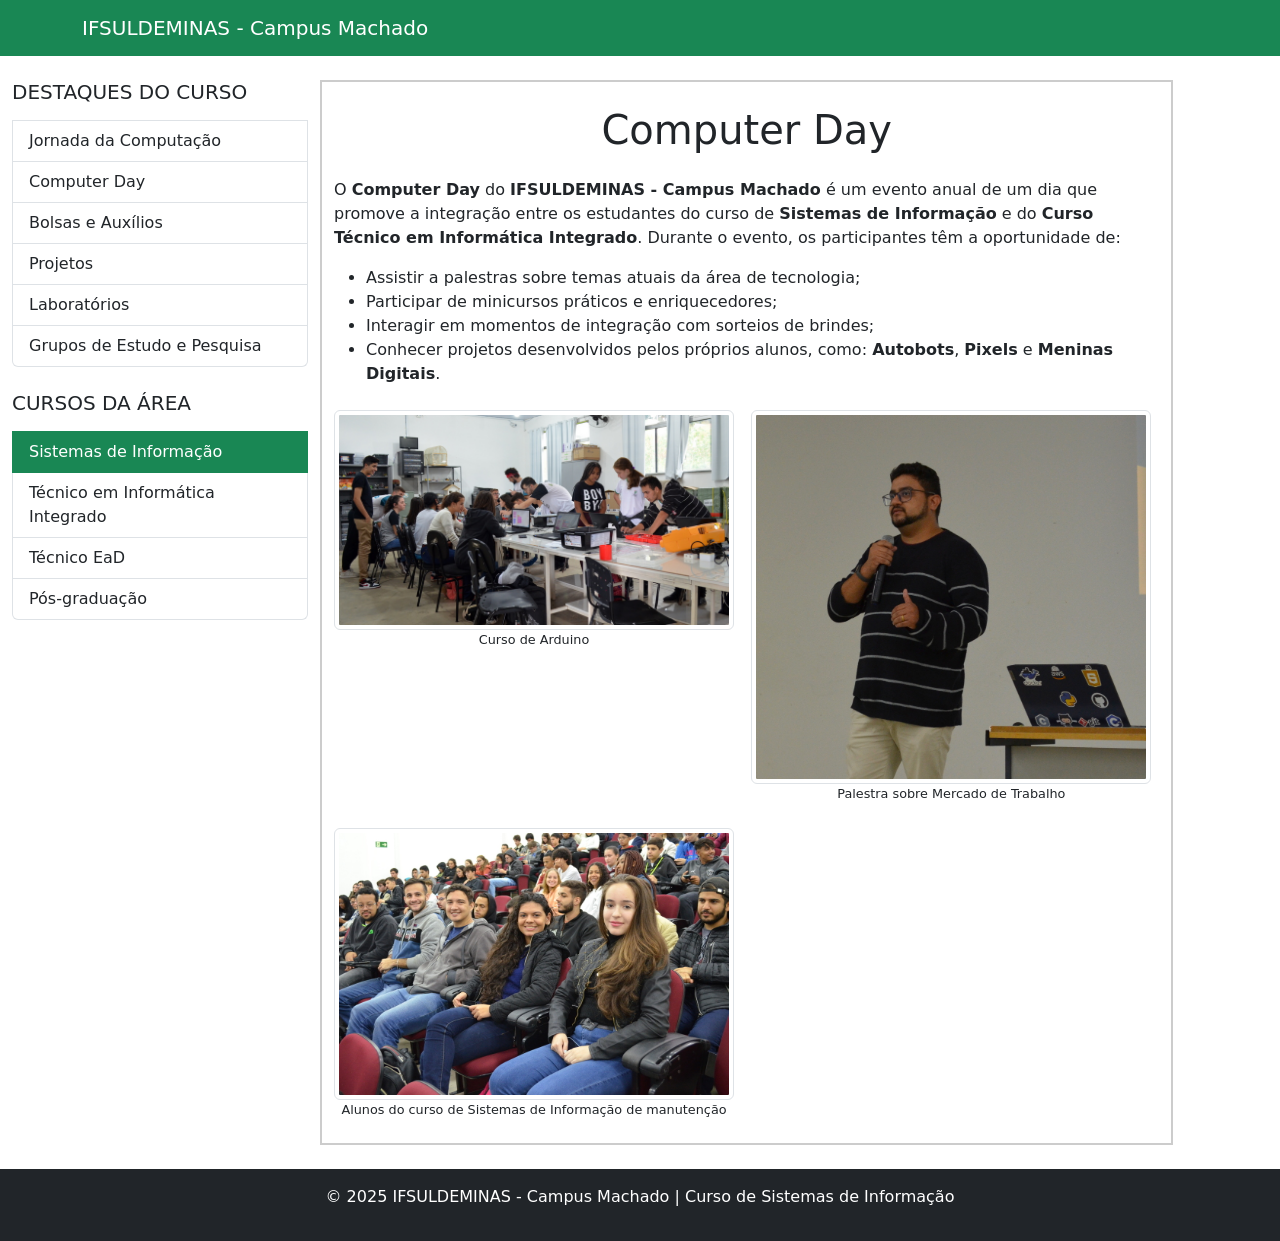
<file: assets/computerday.html>
<!DOCTYPE html>
<html lang="pt-br">
<head>
  <meta charset="UTF-8" />
  <meta name="viewport" content="width=device-width, initial-scale=1" />
  <title>Sistemas de Informação - IFSULDEMINAS</title>
  <link href="https://cdn.jsdelivr.net/npm/bootstrap@5.3.0/dist/css/bootstrap.min.css" rel="stylesheet" />
</head>
<body>

  <!-- Navbar principal -->
  <nav class="navbar navbar-expand-lg navbar-dark bg-success">
    <div class="container">
      <a class="navbar-brand" href="index.html">IFSULDEMINAS - Campus Machado</a>
      <button class="navbar-toggler" type="button" data-bs-toggle="collapse" data-bs-target="#navbarNav">
        <span class="navbar-toggler-icon"></span>
      </button>
    </div>
  </nav>

  <!-- Layout principal -->
  <div class="container-fluid mt-4">
    <div class="row">
      
      <!-- Menu lateral -->
      <aside class="col-md-3">
        <div class="list-group mb-4">
          <h5 class="mb-3">DESTAQUES DO CURSO</h5>
          <a href="jornada-computacao.html" class="list-group-item list-group-item-action">Jornada da Computação</a>
          <a href="computerday.html" class="list-group-item list-group-item-action">Computer Day</a>
          <a href="pagina_bolsas.html" class="list-group-item list-group-item-action">Bolsas e Auxílios</a>
          <a href="projetos.html" class="list-group-item list-group-item-action">Projetos</a>
          <a href="laboratory.html" class="list-group-item list-group-item-action">Laboratórios</a>
          <a href="grupos-de-estudo.html" class="list-group-item list-group-item-action">Grupos de Estudo e Pesquisa</a>
        </div>

        <div class="list-group">
          <h5 class="mb-3">CURSOS DA ÁREA</h5>
          <a href="#" class="list-group-item list-group-item-action active bg-success border-success">Sistemas de Informação</a>
          <a href="#" class="list-group-item list-group-item-action">Técnico em Informática Integrado</a>
          <a href="#" class="list-group-item list-group-item-action">Técnico EaD</a>
          <a href="#" class="list-group-item list-group-item-action">Pós-graduação</a>
        </div>
      </aside>

      <main class="col-md-8" style="align-items: center; border: 2px solid #ccc;">
        <h1 class="text-center my-4">Computer Day</h1>
      
        <p>
          O <strong>Computer Day</strong> do <strong>IFSULDEMINAS - Campus Machado</strong> é um evento anual de um dia que promove a integração entre os estudantes do curso de <strong>Sistemas de Informação</strong> e do <strong>Curso Técnico em Informática Integrado</strong>. Durante o evento, os participantes têm a oportunidade de:
        </p>
        <ul>
          <li>Assistir a palestras sobre temas atuais da área de tecnologia;</li>
          <li>Participar de minicursos práticos e enriquecedores;</li>
          <li>Interagir em momentos de integração com sorteios de brindes;</li>
          <li>Conhecer projetos desenvolvidos pelos próprios alunos, como: <strong>Autobots</strong>, <strong>Pixels</strong> e <strong>Meninas Digitais</strong>.</li>
        </ul>
      
        <div class="d-flex justify-content-between flex-wrap mt-4 text-center">
          <div class="me-2 mb-2">
            <img src="assets/img/IMG_0001.JPG" class="img-thumbnail" style="width: 400px;" alt="Imagem de curso de manutenção de computadores">
            <p style="font-size: 0.8rem;">Curso de Arduino</p>
          </div>
          <div class="me-2 mb-2">
            <img src="assets/img/IMG_0002.JPG" class="img-thumbnail" style="width: 400px;" alt="Imagem de curso de manutenção de computadores">
            <p style="font-size: 0.8rem;">Palestra sobre Mercado de Trabalho</p>
          </div>
          <div class="me-2 mb-2">
            <img src="assets/img/IMG_0003.JPG" class="img-thumbnail" style="width: 400px;" alt="Imagem de curso de manutenção de computadores">
            <p style="font-size: 0.8rem;">Alunos do curso de Sistemas de Informação de manutenção</p>
          </div>
        </div>
        
      </main>
      
      
    </div>
  </div>

      <!-- Rodapé -->
  <footer class="bg-dark text-white text-center py-3 mt-4">
    <p>&copy; 2025 IFSULDEMINAS - Campus Machado | Curso de Sistemas de Informação</p>
  </footer>
    
</body>
</html>
</file>
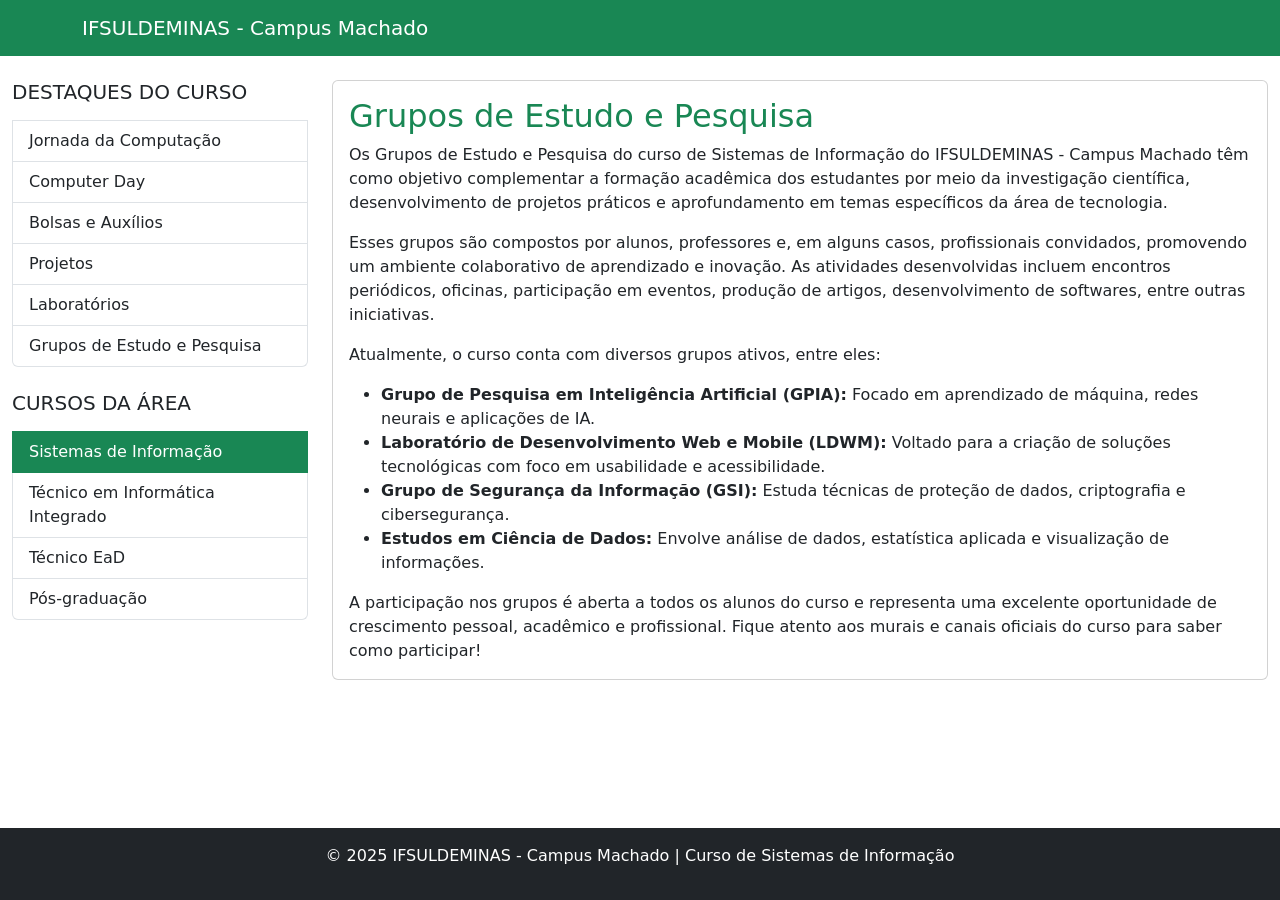
<file: pages/grupos-de-estudo.html>
<!DOCTYPE html>
<html lang="pt-br">

<head>
    <meta charset="UTF-8" />
    <meta name="viewport" content="width=device-width, initial-scale=1" />
    <title>Sistemas de Informação - IFSULDEMINAS</title>
    <link href="https://cdn.jsdelivr.net/npm/bootstrap@5.3.0/dist/css/bootstrap.min.css" rel="stylesheet" />

        <style>
        html, body {
            height: 100%;
            margin: 0;
        }

        body {
            display: flex;
            flex-direction: column;
        }

        .content-wrapper {
            flex: 1;
        }
    </style>
</head>

<body>

    <!-- Navbar principal -->
    <nav class="navbar navbar-expand-lg navbar-dark bg-success">
        <div class="container">
            <a class="navbar-brand" href="index.html">IFSULDEMINAS - Campus Machado</a>
            <button class="navbar-toggler" type="button" data-bs-toggle="collapse" data-bs-target="#navbarNav">
                <span class="navbar-toggler-icon"></span>
            </button>
        </div>
    </nav>
    <div class="content-wrapper">
        <!-- Layout principal -->
        <div class="container-fluid mt-4">
            <div class="row">

                <!-- Menu lateral -->
                <aside class="col-md-3">
                    <div class="list-group mb-4">
                        <h5 class="mb-3">DESTAQUES DO CURSO</h5>
                        <a href="#" class="list-group-item list-group-item-action">Jornada da Computação</a>
                        <a href="#" class="list-group-item list-group-item-action">Computer Day</a>
                        <a href="#" class="list-group-item list-group-item-action">Bolsas e Auxílios</a>
                        <a href="#" class="list-group-item list-group-item-action">Projetos</a>
                        <a href="#" class="list-group-item list-group-item-action">Laboratórios</a>
                        <a href="grupos-de-estudo.html" class="list-group-item list-group-item-action">Grupos de Estudo e Pesquisa</a>
                    </div>

                    <div class="list-group">
                        <h5 class="mb-3">CURSOS DA ÁREA</h5>
                        <a href="#" class="list-group-item list-group-item-action active bg-success border-success">Sistemas
                            de Informação</a>
                        <a href="#" class="list-group-item list-group-item-action">Técnico em Informática Integrado</a>
                        <a href="#" class="list-group-item list-group-item-action">Técnico EaD</a>
                        <a href="#" class="list-group-item list-group-item-action">Pós-graduação</a>
                    </div>
                </aside>

                <!-- Conteúdo principal -->
                <main class="col-md-9">
                    <div class="card mb-4">
                        <div class="card-body">
                            <h2 class="card-title text-success">Grupos de Estudo e Pesquisa</h2>
                            <p class="card-text">
                                Os Grupos de Estudo e Pesquisa do curso de Sistemas de Informação do IFSULDEMINAS - Campus Machado têm como objetivo complementar a formação acadêmica dos estudantes por meio da investigação científica, desenvolvimento de projetos práticos e aprofundamento em temas específicos da área de tecnologia.
                            </p>
                            <p class="card-text">
                                Esses grupos são compostos por alunos, professores e, em alguns casos, profissionais convidados, promovendo um ambiente colaborativo de aprendizado e inovação. As atividades desenvolvidas incluem encontros periódicos, oficinas, participação em eventos, produção de artigos, desenvolvimento de softwares, entre outras iniciativas.
                            </p>
                            <p class="card-text">
                                Atualmente, o curso conta com diversos grupos ativos, entre eles:
                            </p>
                            <ul>
                                <li><strong>Grupo de Pesquisa em Inteligência Artificial (GPIA):</strong> Focado em aprendizado de máquina, redes neurais e aplicações de IA.</li>
                                <li><strong>Laboratório de Desenvolvimento Web e Mobile (LDWM):</strong> Voltado para a criação de soluções tecnológicas com foco em usabilidade e acessibilidade.</li>
                                <li><strong>Grupo de Segurança da Informação (GSI):</strong> Estuda técnicas de proteção de dados, criptografia e cibersegurança.</li>
                                <li><strong>Estudos em Ciência de Dados:</strong> Envolve análise de dados, estatística aplicada e visualização de informações.</li>
                            </ul>
                            <p class="card-text">
                                A participação nos grupos é aberta a todos os alunos do curso e representa uma excelente oportunidade de crescimento pessoal, acadêmico e profissional. Fique atento aos murais e canais oficiais do curso para saber como participar!
                            </p>
                        </div>
                    </div>
                </main>
            </div>
        </div>
    </div>

    <!-- Rodapé -->
    <footer class="bg-dark text-white text-center py-3 mt-4">
        <p>&copy; 2025 IFSULDEMINAS - Campus Machado | Curso de Sistemas de Informação</p>
    </footer>

    <script src="https://cdn.jsdelivr.net/npm/bootstrap@5.3.0/dist/js/bootstrap.bundle.min.js"></script>
</body>

</html>
</file>
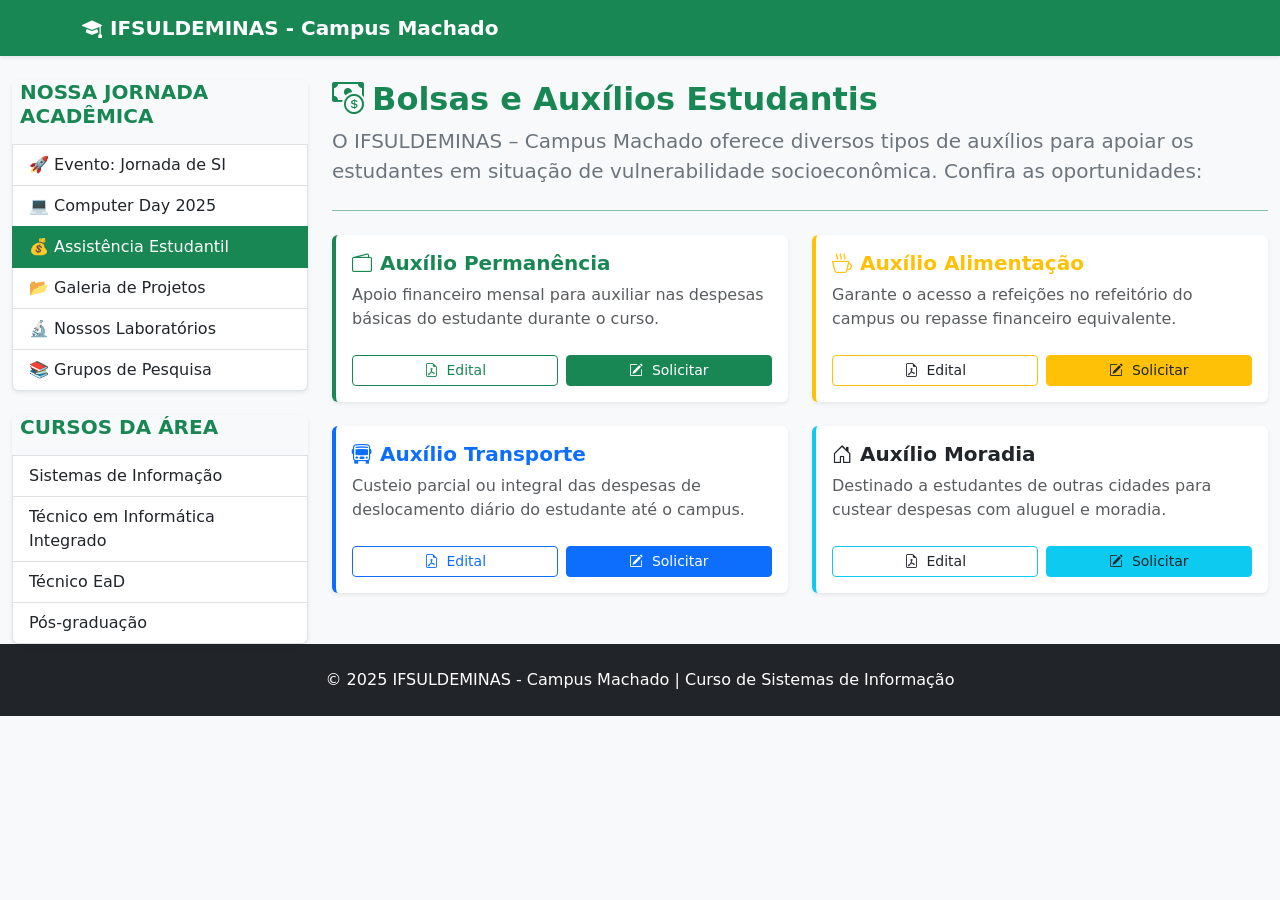
<file: pages/pagina_bolsas.html>
<!DOCTYPE html>
<html lang="pt-br">
<head>
    <meta charset="UTF-8">
    <meta name="viewport" content="width=device-width, initial-scale=1.0">
    <title>Assistência Estudantil - IFSULDEMINAS</title>
    <link href="https://cdn.jsdelivr.net/npm/bootstrap@5.3.0/dist/css/bootstrap.min.css" rel="stylesheet" />
    <link rel="stylesheet" href="https://cdn.jsdelivr.net/npm/bootstrap-icons@1.10.5/font/bootstrap-icons.css">
</head>
<body class="bg-light">
    <nav class="navbar navbar-expand-lg navbar-dark bg-success shadow-sm">
        <div class="container">
            <a class="navbar-brand fw-bold" href="#">
                <i class="bi bi-mortarboard-fill me-2"></i>IFSULDEMINAS - Campus Machado
            </a>
            <button class="navbar-toggler" type="button" data-bs-toggle="collapse" data-bs-target="#navbarNav">
                <span class="navbar-toggler-icon"></span>
            </button>
        </div>
    </nav>

  <div class="container-fluid mt-4">
    <div class="row">
      
      <aside class="col-md-3">
        <div class="list-group mb-4 shadow-sm">
          <h5 class="mb-3 px-2 text-uppercase fw-bold text-success">Nossa Jornada Acadêmica</h5>
          <a href="jornada-computacao.html" class="list-group-item list-group-item-action">🚀 Evento: Jornada de SI</a>
          <a href="computerday.html" class="list-group-item list-group-item-action">💻 Computer Day 2025</a>
          <a href="pagina_bolsas.html" class="list-group-item list-group-item-action active bg-success border-success">💰 Assistência Estudantil</a>
          <a href="projetos.html" class="list-group-item list-group-item-action">📂 Galeria de Projetos</a>
          <a href="laboratory.html" class="list-group-item list-group-item-action">🔬 Nossos Laboratórios</a>
          <a href="grupos-de-estudo.html" class="list-group-item list-group-item-action">📚 Grupos de Pesquisa</a>
        </div>

        <div class="list-group shadow-sm">
          <h5 class="mb-3 px-2 text-uppercase fw-bold text-success">Cursos da Área</h5>
          <a href="#" class="list-group-item list-group-item-action">Sistemas de Informação</a>
          <a href="#" class="list-group-item list-group-item-action">Técnico em Informática Integrado</a>
          <a href="#" class="list-group-item list-group-item-action">Técnico EaD</a>
          <a href="#" class="list-group-item list-group-item-action">Pós-graduação</a>
        </div>
      </aside>

      <main class="col-md-9">
            <div class="mb-4 pb-2 border-bottom border-success border-opacity-50">
                <h2 class="text-success fw-bold"><i class="bi bi-cash-coin me-2"></i>Bolsas e Auxílios Estudantis</h2>
                <p class="text-secondary fs-5">O IFSULDEMINAS – Campus Machado oferece diversos tipos de auxílios para apoiar os estudantes em situação de vulnerabilidade socioeconômica. Confira as oportunidades:</p>
            </div>
        
            <div class="row row-cols-1 row-cols-md-2 g-4 mb-5">
                
                <div class="col">
                    <div class="card h-100 shadow-sm border-0 border-start border-success border-4 transition-hover">
                        <div class="card-body">
                            <h5 class="card-title fw-bold text-success"><i class="bi bi-wallet2 me-2"></i>Auxílio Permanência</h5>
                            <p class="card-text text-muted">Apoio financeiro mensal para auxiliar nas despesas básicas do estudante durante o curso.</p>
                            <div class="d-flex gap-2 mt-4">
                                <a href="#" class="btn btn-outline-success btn-sm w-50"><i class="bi bi-file-earmark-pdf me-1"></i> Edital</a>
                                <a href="#" class="btn btn-success btn-sm w-50"><i class="bi bi-pencil-square me-1"></i> Solicitar</a>
                            </div>
                        </div>
                    </div>
                </div>
        
                <div class="col">
                    <div class="card h-100 shadow-sm border-0 border-start border-warning border-4">
                        <div class="card-body">
                            <h5 class="card-title fw-bold text-warning"><i class="bi bi-cup-hot me-2"></i>Auxílio Alimentação</h5>
                            <p class="card-text text-muted">Garante o acesso a refeições no refeitório do campus ou repasse financeiro equivalente.</p>
                            <div class="d-flex gap-2 mt-4">
                                <a href="#" class="btn btn-outline-warning text-dark btn-sm w-50"><i class="bi bi-file-earmark-pdf me-1"></i> Edital</a>
                                <a href="#" class="btn btn-warning text-dark btn-sm w-50"><i class="bi bi-pencil-square me-1"></i> Solicitar</a>
                            </div>
                        </div>
                    </div>
                </div>
        
                <div class="col">
                    <div class="card h-100 shadow-sm border-0 border-start border-primary border-4">
                        <div class="card-body">
                            <h5 class="card-title fw-bold text-primary"><i class="bi bi-bus-front me-2"></i>Auxílio Transporte</h5>
                            <p class="card-text text-muted">Custeio parcial ou integral das despesas de deslocamento diário do estudante até o campus.</p>
                            <div class="d-flex gap-2 mt-4">
                                <a href="#" class="btn btn-outline-primary btn-sm w-50"><i class="bi bi-file-earmark-pdf me-1"></i> Edital</a>
                                <a href="#" class="btn btn-primary btn-sm w-50"><i class="bi bi-pencil-square me-1"></i> Solicitar</a>
                            </div>
                        </div>
                    </div>
                </div>
        
                <div class="col">
                    <div class="card h-100 shadow-sm border-0 border-start border-info border-4">
                        <div class="card-body">
                            <h5 class="card-title fw-bold text-info text-dark"><i class="bi bi-house-door me-2"></i>Auxílio Moradia</h5>
                            <p class="card-text text-muted">Destinado a estudantes de outras cidades para custear despesas com aluguel e moradia.</p>
                            <div class="d-flex gap-2 mt-4">
                                <a href="#" class="btn btn-outline-info text-dark btn-sm w-50"><i class="bi bi-file-earmark-pdf me-1"></i> Edital</a>
                                <a href="#" class="btn btn-info text-dark btn-sm w-50"><i class="bi bi-pencil-square me-1"></i> Solicitar</a>
                            </div>
                        </div>
                    </div>
                </div>

            </div>
        </main>
      </div>
    </div>

    <footer class="bg-dark text-white text-center py-4 mt-auto">
        <div class="container">
            <p class="mb-0">&copy; 2025 IFSULDEMINAS - Campus Machado | Curso de Sistemas de Informação</p>
        </div>
    </footer>
    
    <script src="https://cdn.jsdelivr.net/npm/bootstrap@5.3.0/dist/js/bootstrap.bundle.min.js"></script>
</body>
</html>
</file>
<file: styles.css>
* {
  margin: 0;
  padding: 0;
  box-sizing: border-box;
  font-family: Arial, sans-serif;
}

.estilo{

  text-align: justify; /* Justifica o texto */
  line-height: 1.6; /* Espaçamento entre linhas (ajuste conforme necessário) */
  word-spacing: 0.1em; /* Espaçamento entre palavras (ajuste conforme necessário) */
  letter-spacing: 0.02em; /* Espaçamento entre letras (ajuste conforme necessário) */
  padding: 15px; /* Adiciona um preenchimento interno para melhor visualização (ajuste conforme necessário) */
  border: 1px solid #ccc; /* Adiciona uma borda sutil (opcional) */
  border-radius: 5px; /* Arredonda as bordas (opcional) */
  margin-bottom: 20px; /* Adiciona margem inferior para separar de outros elementos (ajuste conforme necessário) */
  font-family: 'Arial', sans-serif; /* Escolha uma fonte adequada (ajuste conforme necessário) */
  font-size: 16px; /* Define o tamanho da fonte (ajuste conforme necessário) */
  color: #333; /* Define a cor do texto (ajuste conforme necessário) */

  text-indent: 1em; /* Adiciona uma indentação na primeira linha de cada parágrafo (opcional) */
  margin-bottom: 1em;
  padding: 50px;

}

.estiloimg{

    width: 300px;
    height: 200px;
}

body {
  background-color: #f8f9fa;
}

.navbar {
  padding: 1rem;
  box-shadow: 0 2px 5px rgba(0, 0, 0, 0.1);
}

header {
  background: linear-gradient(135deg, #007bff, #0056b3);
}

header h1 {
  font-size: 2.5rem;
  font-weight: bold;
}

header p {
  font-size: 1.2rem;
  margin-top: 10px;
}

.card {
  border: none;
  border-radius: 10px;
  box-shadow: 0 4px 8px rgba(0, 0, 0, 0.1);
  transition: transform 0.3s ease-in-out;
}

.card:hover {
  transform: scale(1.05);
}

.card h4 {
  color: #007bff;
  font-weight: bold;
}

footer {
  margin-top: 30px;
  background-color: red;
}

.accordion-body-66:hover {
  font-size: 100px;
}
</file>
<file: bolsas.css>
/* ===== Reset & Base ===== */
* {
  margin: 0;
  padding: 0;
  box-sizing: border-box;
}

body {
  font-family: 'Inter', -apple-system, BlinkMacSystemFont, sans-serif;
  background-color: #f0f4f3;
  color: #1e293b;
  line-height: 1.6;
}

/* ===== Navbar ===== */
.navbar {
  padding: 0.8rem 1rem;
  box-shadow: 0 2px 12px rgba(0, 0, 0, 0.12);
  background: linear-gradient(135deg, #198754, #157347) !important;
}

.navbar-brand {
  font-weight: 700;
  font-size: 1.15rem;
  letter-spacing: -0.02em;
}

/* ===== Hero Section ===== */
.bolsas-hero {
  background: linear-gradient(135deg, #198754 0%, #0d6636 50%, #064e2b 100%);
  border-radius: 16px;
  padding: 2.5rem 2.5rem 2rem;
  margin-bottom: 2rem;
  color: #fff;
  position: relative;
  overflow: hidden;
}

.bolsas-hero::before {
  content: '';
  position: absolute;
  top: -40%;
  right: -15%;
  width: 400px;
  height: 400px;
  background: radial-gradient(circle, rgba(255,255,255,0.08) 0%, transparent 70%);
  border-radius: 50%;
}

.bolsas-hero::after {
  content: '';
  position: absolute;
  bottom: -30%;
  left: -10%;
  width: 300px;
  height: 300px;
  background: radial-gradient(circle, rgba(255,255,255,0.05) 0%, transparent 70%);
  border-radius: 50%;
}

.hero-content {
  position: relative;
  z-index: 1;
}

.hero-badge {
  display: inline-flex;
  align-items: center;
  gap: 0.4rem;
  background: rgba(255,255,255,0.15);
  backdrop-filter: blur(10px);
  padding: 0.35rem 1rem;
  border-radius: 50px;
  font-size: 0.8rem;
  font-weight: 600;
  text-transform: uppercase;
  letter-spacing: 0.05em;
  margin-bottom: 1rem;
}

.bolsas-hero h1 {
  font-size: 2.2rem;
  font-weight: 800;
  margin-bottom: 0.75rem;
  letter-spacing: -0.03em;
}

.bolsas-hero p {
  font-size: 1rem;
  opacity: 0.9;
  max-width: 600px;
  line-height: 1.7;
}

.hero-stats {
  display: flex;
  gap: 2rem;
  margin-top: 1.8rem;
  position: relative;
  z-index: 1;
}

.stat-item {
  display: flex;
  flex-direction: column;
  background: rgba(255,255,255,0.1);
  backdrop-filter: blur(10px);
  padding: 0.8rem 1.2rem;
  border-radius: 12px;
  border: 1px solid rgba(255,255,255,0.15);
}

.stat-number {
  font-size: 1.6rem;
  font-weight: 800;
  letter-spacing: -0.02em;
}

.stat-label {
  font-size: 0.75rem;
  opacity: 0.8;
  font-weight: 500;
  text-transform: uppercase;
  letter-spacing: 0.04em;
}

/* ===== Bolsa Cards Grid ===== */
.bolsas-grid {
  display: flex;
  flex-direction: column;
  gap: 1rem;
  margin-bottom: 2rem;
}

.bolsa-card {
  display: flex;
  align-items: flex-start;
  gap: 1.25rem;
  background: #fff;
  border-radius: 14px;
  padding: 1.5rem;
  position: relative;
  border: 1px solid #e2e8f0;
  box-shadow: 0 1px 3px rgba(0,0,0,0.04);
  transition: all 0.35s cubic-bezier(0.4, 0, 0.2, 1);
  opacity: 0;
  transform: translateY(20px);
}

.bolsa-card.visible {
  opacity: 1;
  transform: translateY(0);
}

.bolsa-card:hover {
  transform: translateY(-4px);
  box-shadow: 0 12px 32px rgba(0,0,0,0.1);
  border-color: transparent;
}

.bolsa-card-icon {
  flex-shrink: 0;
  width: 56px;
  height: 56px;
  border-radius: 14px;
  display: flex;
  align-items: center;
  justify-content: center;
  font-size: 1.4rem;
  color: var(--accent);
  background: color-mix(in srgb, var(--accent) 12%, transparent);
  transition: all 0.3s ease;
}

.bolsa-card:hover .bolsa-card-icon {
  background: var(--accent);
  color: #fff;
  transform: scale(1.08);
}

.bolsa-card-content {
  flex: 1;
}

.bolsa-card-content h3 {
  font-size: 1.15rem;
  font-weight: 700;
  margin-bottom: 0.4rem;
  color: #0f172a;
  letter-spacing: -0.01em;
}

.bolsa-card-content p {
  font-size: 0.9rem;
  color: #64748b;
  margin-bottom: 0.9rem;
  line-height: 1.6;
}

.bolsa-card-links {
  display: flex;
  flex-wrap: wrap;
  gap: 0.6rem;
}

.bolsa-link {
  display: inline-flex;
  align-items: center;
  gap: 0.4rem;
  padding: 0.4rem 0.9rem;
  border-radius: 8px;
  font-size: 0.82rem;
  font-weight: 500;
  color: #198754;
  background: #f0fdf4;
  text-decoration: none;
  border: 1px solid #bbf7d0;
  transition: all 0.25s ease;
}

.bolsa-link:hover {
  background: #198754;
  color: #fff;
  border-color: #198754;
  transform: translateY(-1px);
}

.bolsa-card-tag {
  position: absolute;
  top: 1rem;
  right: 1rem;
  font-size: 0.7rem;
  font-weight: 700;
  text-transform: uppercase;
  letter-spacing: 0.06em;
  padding: 0.25rem 0.7rem;
  border-radius: 50px;
  color: var(--accent);
  background: color-mix(in srgb, var(--accent) 10%, transparent);
  border: 1px solid color-mix(in srgb, var(--accent) 25%, transparent);
}

/* ===== Info Section ===== */
.bolsas-info {
  display: grid;
  grid-template-columns: repeat(3, 1fr);
  gap: 1rem;
  margin-bottom: 2rem;
}

.info-card {
  background: #fff;
  border-radius: 14px;
  padding: 1.5rem;
  text-align: center;
  border: 1px solid #e2e8f0;
  box-shadow: 0 1px 3px rgba(0,0,0,0.04);
  transition: all 0.35s cubic-bezier(0.4, 0, 0.2, 1);
  opacity: 0;
  transform: translateY(20px);
}

.info-card.visible {
  opacity: 1;
  transform: translateY(0);
}

.info-card:hover {
  transform: translateY(-4px);
  box-shadow: 0 8px 24px rgba(0,0,0,0.08);
}

.info-card i {
  font-size: 2rem;
  color: #198754;
  margin-bottom: 0.8rem;
  display: block;
}

.info-card h4 {
  font-size: 1rem;
  font-weight: 700;
  margin-bottom: 0.5rem;
  color: #0f172a;
}

.info-card p {
  font-size: 0.85rem;
  color: #64748b;
  line-height: 1.6;
}

/* ===== Footer ===== */
footer {
  margin-top: 2rem;
  font-family: 'Inter', sans-serif;
}

footer p {
  margin: 0;
  font-size: 0.9rem;
}

/* ===== Responsive ===== */
@media (max-width: 768px) {
  .bolsas-hero {
    padding: 1.5rem;
  }

  .bolsas-hero h1 {
    font-size: 1.6rem;
  }

  .hero-stats {
    flex-direction: column;
    gap: 0.8rem;
  }

  .stat-item {
    flex-direction: row;
    align-items: center;
    gap: 0.8rem;
  }

  .bolsa-card {
    flex-direction: column;
  }

  .bolsas-info {
    grid-template-columns: 1fr;
  }

  .bolsa-card-tag {
    position: static;
    align-self: flex-start;
    order: -1;
    margin-bottom: 0.5rem;
  }
}
</file>
